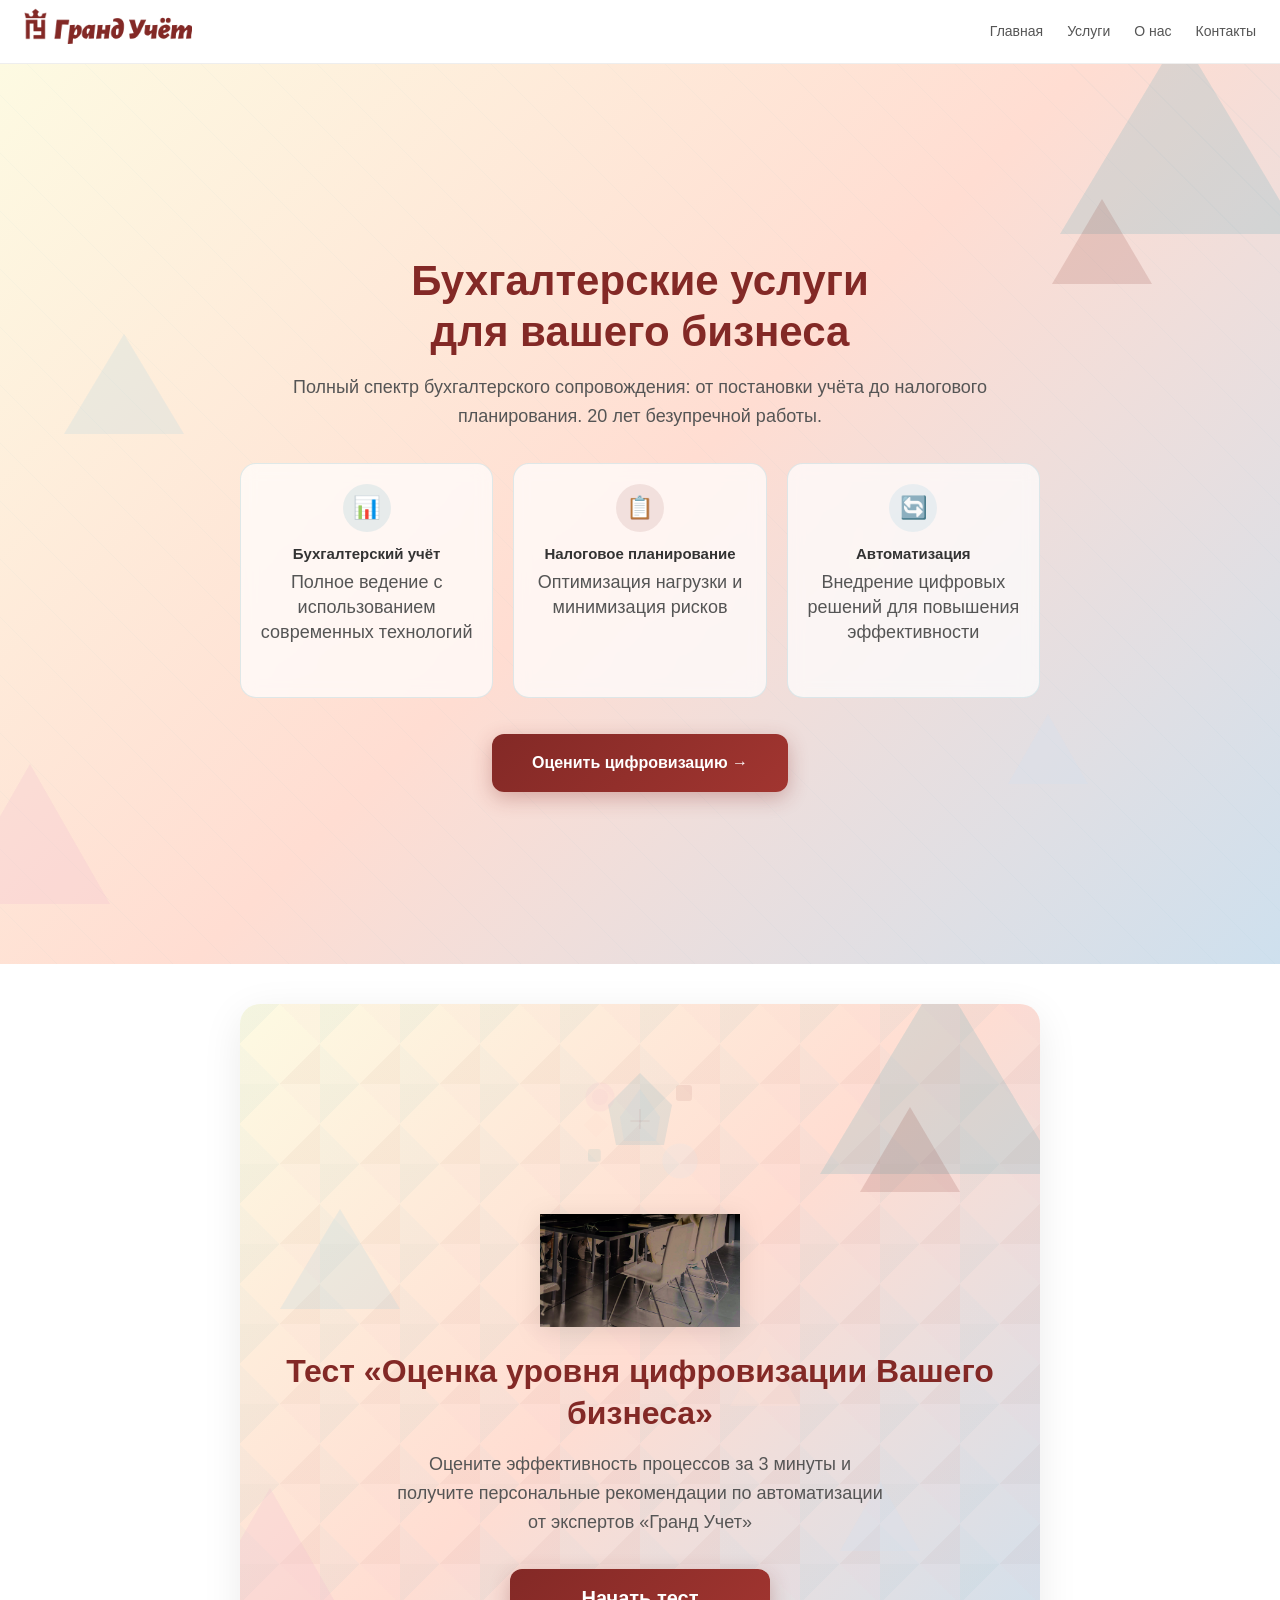
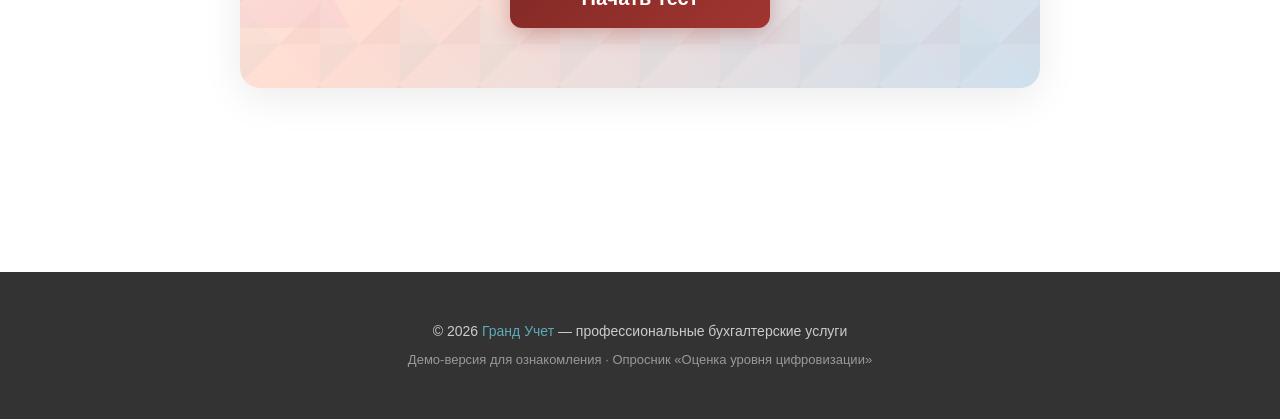
<file: index.html>
<!DOCTYPE html>
<html lang="ru">
<head>
<meta charset="UTF-8">
<meta name="viewport" content="width=device-width, initial-scale=1.0">
<title>Гранд Учет — Бухгалтерские услуги</title>
<link rel="icon" href="assets/favicon.ico">
<style>
*, *::before, *::after { box-sizing: border-box; margin: 0; padding: 0; }
html { scroll-behavior: smooth; }
body { font-family: -apple-system, BlinkMacSystemFont, 'Segoe UI', Arial, sans-serif; font-size: 16px; line-height: 1.6; color: #333; background: #fff; }

/* ШАПКА */
.site-header {
    position: fixed; top: 0; left: 0; right: 0; z-index: 1000;
    background: #fff; border-bottom: 1px solid #eee;
    padding: 0 24px; height: 64px;
    display: flex; align-items: center; justify-content: space-between;
}
.site-logo { font-size: 22px; font-weight: 700; color: #832926; text-decoration: none; }
.site-logo span { color: #60A9B9; }
.site-nav { display: flex; gap: 24px; }
.site-nav a { color: #555; text-decoration: none; font-size: 14px; font-weight: 500; transition: color 0.2s; }
.site-nav a:hover, .site-nav a.active { color: #832926; }

/* ========== БРЕНДОВАЯ АНИМАЦИЯ ========== */
@keyframes tri-flow-1 {
    0% { transform: rotate(15deg) translate(0, 0); opacity: 0.4; }
    25% { transform: rotate(5deg) translate(-40px, 30px); opacity: 0.8; }
    50% { transform: rotate(-10deg) translate(-80px, -20px); opacity: 0.3; }
    75% { transform: rotate(10deg) translate(-20px, 50px); opacity: 0.7; }
    100% { transform: rotate(15deg) translate(0, 0); opacity: 0.4; }
}
@keyframes tri-flow-2 {
    0% { transform: rotate(-20deg) translate(0, 0); opacity: 0.5; }
    25% { transform: rotate(-5deg) translate(50px, -30px); opacity: 0.9; }
    50% { transform: rotate(15deg) translate(90px, 20px); opacity: 0.4; }
    75% { transform: rotate(-10deg) translate(30px, -40px); opacity: 0.8; }
    100% { transform: rotate(-20deg) translate(0, 0); opacity: 0.5; }
}
@keyframes tri-flow-3 {
    0% { transform: rotate(45deg) translate(0, 0); opacity: 0.3; }
    33% { transform: rotate(30deg) translate(30px, -40px); opacity: 0.7; }
    66% { transform: rotate(60deg) translate(-30px, 20px); opacity: 0.5; }
    100% { transform: rotate(45deg) translate(0, 0); opacity: 0.3; }
}
.hero-triangle {
    position: absolute;
    pointer-events: none;
    z-index: 0;
}
.hero-triangle-1 {
    top: -30px; right: -20px;
    width: 0; height: 0;
    border-left: 120px solid transparent;
    border-right: 120px solid transparent;
    border-bottom: 200px solid rgba(96, 169, 185, 0.2);
    animation: tri-flow-1 20s ease-in-out infinite;
}
.hero-triangle-2 {
    bottom: 60px; left: -50px;
    width: 0; height: 0;
    border-left: 80px solid transparent;
    border-right: 80px solid transparent;
    border-bottom: 140px solid rgba(239, 187, 207, 0.25);
    animation: tri-flow-2 25s ease-in-out infinite;
}
.hero-triangle-3 {
    top: 30%; left: 5%;
    width: 0; height: 0;
    border-left: 60px solid transparent;
    border-right: 60px solid transparent;
    border-bottom: 100px solid rgba(155, 205, 224, 0.18);
    animation: tri-flow-3 22s ease-in-out infinite 3s;
}
.hero-triangle-4 {
    top: 15%; right: 10%;
    width: 0; height: 0;
    border-left: 50px solid transparent;
    border-right: 50px solid transparent;
    border-bottom: 85px solid rgba(131, 41, 38, 0.15);
    animation: tri-flow-1 18s ease-in-out infinite 1s;
}
.hero-triangle-5 {
    bottom: 20%; right: 15%;
    width: 0; height: 0;
    border-left: 40px solid transparent;
    border-right: 40px solid transparent;
    border-bottom: 70px solid rgba(206, 224, 238, 0.25);
    animation: tri-flow-2 28s ease-in-out infinite 5s;
}
.hero-triangle-6 {
    top: 50%; right: 30%;
    width: 0; height: 0;
    border-left: 35px solid transparent;
    border-right: 35px solid transparent;
    border-bottom: 60px solid rgba(255, 221, 210, 0.25);
    animation: tri-flow-3 16s ease-in-out infinite 2s;
}

/* HERO */
.hero {
    margin-top: 64px; min-height: 100vh;
    display: flex; flex-direction: column; align-items: center; justify-content: center;
    background: linear-gradient(135deg, #FDFAE2 0%, #FFDDD2 50%, #CEE0EE 100%);
    padding: 80px 24px 60px;
    text-align: center;
    position: relative; overflow: hidden;
}
.hero::before {
    content: ''; position: absolute; inset: 0;
    background: repeating-linear-gradient(45deg, transparent, transparent 40px, rgba(96,169,185,0.04) 40px, rgba(96,169,185,0.04) 41px);
}
.hero-content { position: relative; z-index: 1; max-width: 800px; }
.hero h1 { font-size: 42px; font-weight: 700; color: #832926; margin-bottom: 12px; line-height: 1.15; }
.hero p { font-size: 18px; color: #555; margin-bottom: 20px; }

/* ПРЕИМУЩЕСТВА НА СТАРТОВОЙ */
.hero-benefits {
    display: flex;
    gap: 20px;
    max-width: 800px;
    margin: 28px auto 36px;
    position: relative; z-index: 1;
}
.hero-benefit {
    flex: 1;
    background: rgba(255,255,255,0.7);
    backdrop-filter: blur(8px);
    -webkit-backdrop-filter: blur(8px);
    border: 1px solid rgba(96,169,185,0.2);
    border-radius: 16px;
    padding: 20px 16px;
    text-align: center;
    transition: transform 0.3s, box-shadow 0.3s;
}
.hero-benefit:hover {
    transform: translateY(-4px);
    box-shadow: 0 12px 32px rgba(131,41,38,0.08);
}
.hero-benefit-icon {
    width: 48px; height: 48px;
    border-radius: 50%;
    display: inline-flex; align-items: center; justify-content: center;
    font-size: 22px;
    margin-bottom: 10px;
}
.hero-benefit:nth-child(1) .hero-benefit-icon { background: rgba(96,169,185,0.15); }
.hero-benefit:nth-child(2) .hero-benefit-icon { background: rgba(131,41,38,0.1); }
.hero-benefit:nth-child(3) .hero-benefit-icon { background: rgba(155,205,224,0.2); }
.hero-benefit h3 { font-size: 15px; font-weight: 600; color: #333; margin-bottom: 4px; }
.hero-benefit p { font-size: 13px; color: #666; margin: 0; line-height: 1.4; }

.hero-btn {
    display: inline-flex; align-items: center; gap: 8px;
    padding: 16px 40px; min-height: 56px;
    font-size: 16px; font-weight: 700; color: #fff;
    background: linear-gradient(135deg, #832926 0%, #a13530 100%);
    border: none; border-radius: 12px; cursor: pointer;
    box-shadow: 0 6px 20px rgba(131,41,38,0.3);
    transition: transform 0.2s, box-shadow 0.2s;
    text-decoration: none;
    position: relative; z-index: 1;
}
.hero-btn:hover { transform: translateY(-2px); box-shadow: 0 10px 30px rgba(131,41,38,0.4); }

@media (max-width: 768px) {
    .hero h1 { font-size: 28px; }
    .hero p { font-size: 16px; }
    .hero { min-height: auto; padding: 100px 20px 60px; }
    .hero-benefits { flex-direction: column; gap: 12px; }
    .hero-benefit { padding: 16px; }
}
.hero h1 { font-size: 42px; font-weight: 700; color: #832926; margin-bottom: 16px; line-height: 1.2; }
.hero p { font-size: 18px; color: #555; margin-bottom: 32px; }
.hero-btn {
    display: inline-flex; align-items: center; gap: 8px;
    padding: 16px 40px; min-height: 56px;
    font-size: 16px; font-weight: 700; color: #fff;
    background: linear-gradient(135deg, #832926 0%, #a13530 100%);
    border: none; border-radius: 12px; cursor: pointer;
    box-shadow: 0 6px 20px rgba(131,41,38,0.3);
    transition: transform 0.2s, box-shadow 0.2s;
    text-decoration: none;
}
.hero-btn:hover { transform: translateY(-2px); box-shadow: 0 10px 30px rgba(131,41,38,0.4); }

/* УСЛУГИ */


/* КВИЗ */
.quiz-section { background: #fff; padding: 0; }

/* ФУТЕР */
.site-footer { padding: 48px 24px; background: #333; color: #ccc; text-align: center; font-size: 14px; }
.site-footer a { color: #60A9B9; text-decoration: none; }
.site-footer a:hover { text-decoration: underline; }

@media (max-width: 768px) {
    .hero h1 { font-size: 28px; }
    .hero p { font-size: 16px; }
    .hero { min-height: 60vh; padding: 40px 20px; }
    .site-nav { gap: 12px; }
    .site-nav a { font-size: 12px; }

}
</style>
</head>
<body>

<!-- ШАПКА -->
<header class="site-header">
    <a href="#" class="site-logo"><img src="assets/logo-granduchet.png" alt="Гранд Учет" style="height:36px;width:auto;"></a>
    <nav class="site-nav">
        <a href="#">Главная</a>
        <a href="#">Услуги</a>
        <a href="#">О нас</a>
        <a href="#">Контакты</a>
    </nav>
</header>

<!-- 1-й ЭКРАН: HERO -->
<section class="hero">
    <!-- Брендовые треугольники с анимацией -->
    <div class="hero-triangle hero-triangle-1"></div>
    <div class="hero-triangle hero-triangle-2"></div>
    <div class="hero-triangle hero-triangle-3"></div>
    <div class="hero-triangle hero-triangle-4"></div>
    <div class="hero-triangle hero-triangle-5"></div>
    <div class="hero-triangle hero-triangle-6"></div>

    <div class="hero-content">
        <h1>Бухгалтерские услуги<br>для вашего бизнеса</h1>
        <p>Полный спектр бухгалтерского сопровождения: от постановки учёта до налогового планирования. 20 лет безупречной работы.</p>

        <div class="hero-benefits">
            <div class="hero-benefit">
                <div class="hero-benefit-icon">📊</div>
                <h3>Бухгалтерский учёт</h3>
                <p>Полное ведение с использованием современных технологий</p>
            </div>
            <div class="hero-benefit">
                <div class="hero-benefit-icon">📋</div>
                <h3>Налоговое планирование</h3>
                <p>Оптимизация нагрузки и минимизация рисков</p>
            </div>
            <div class="hero-benefit">
                <div class="hero-benefit-icon">🔄</div>
                <h3>Автоматизация</h3>
                <p>Внедрение цифровых решений для повышения эффективности</p>
            </div>
        </div>

        <a href="#quiz-section" class="hero-btn">Оценить цифровизацию →</a>
    </div>
</section>

<!-- 2-й ЭКРАН: КВИЗ -->
<section id="quiz-section" class="quiz-section">
    <iframe src="quiz.html" style="width:100%;border:none;min-height:100vh;" id="quiz-frame"></iframe>
</section>

<!-- ФУТЕР -->
<footer class="site-footer">
    <p>© 2026 <a href="#">Гранд Учет</a> — профессиональные бухгалтерские услуги</p>
    <p style="margin-top:8px;color:#999;font-size:13px;">Демо-версия для ознакомления · Опросник «Оценка уровня цифровизации»</p>
</footer>

<!-- Автоподстройка высоты iframe -->
<script>
(function() {
    var frame = document.getElementById('quiz-frame');
    if (!frame) return;
    function resize() {
        try {
            var doc = frame.contentDocument || frame.contentWindow.document;
            var h = doc.documentElement.scrollHeight || doc.body.scrollHeight;
            frame.style.minHeight = Math.max(h, 600) + 'px';
        } catch(e) {}
    }
    frame.onload = resize;
    window.addEventListener('resize', resize);
    // Повтор через 1с и 3с (для динамической высоты квиза)
    setTimeout(resize, 1000);
    setTimeout(resize, 3000);
})();
</script>
</body>
</html>
</file>
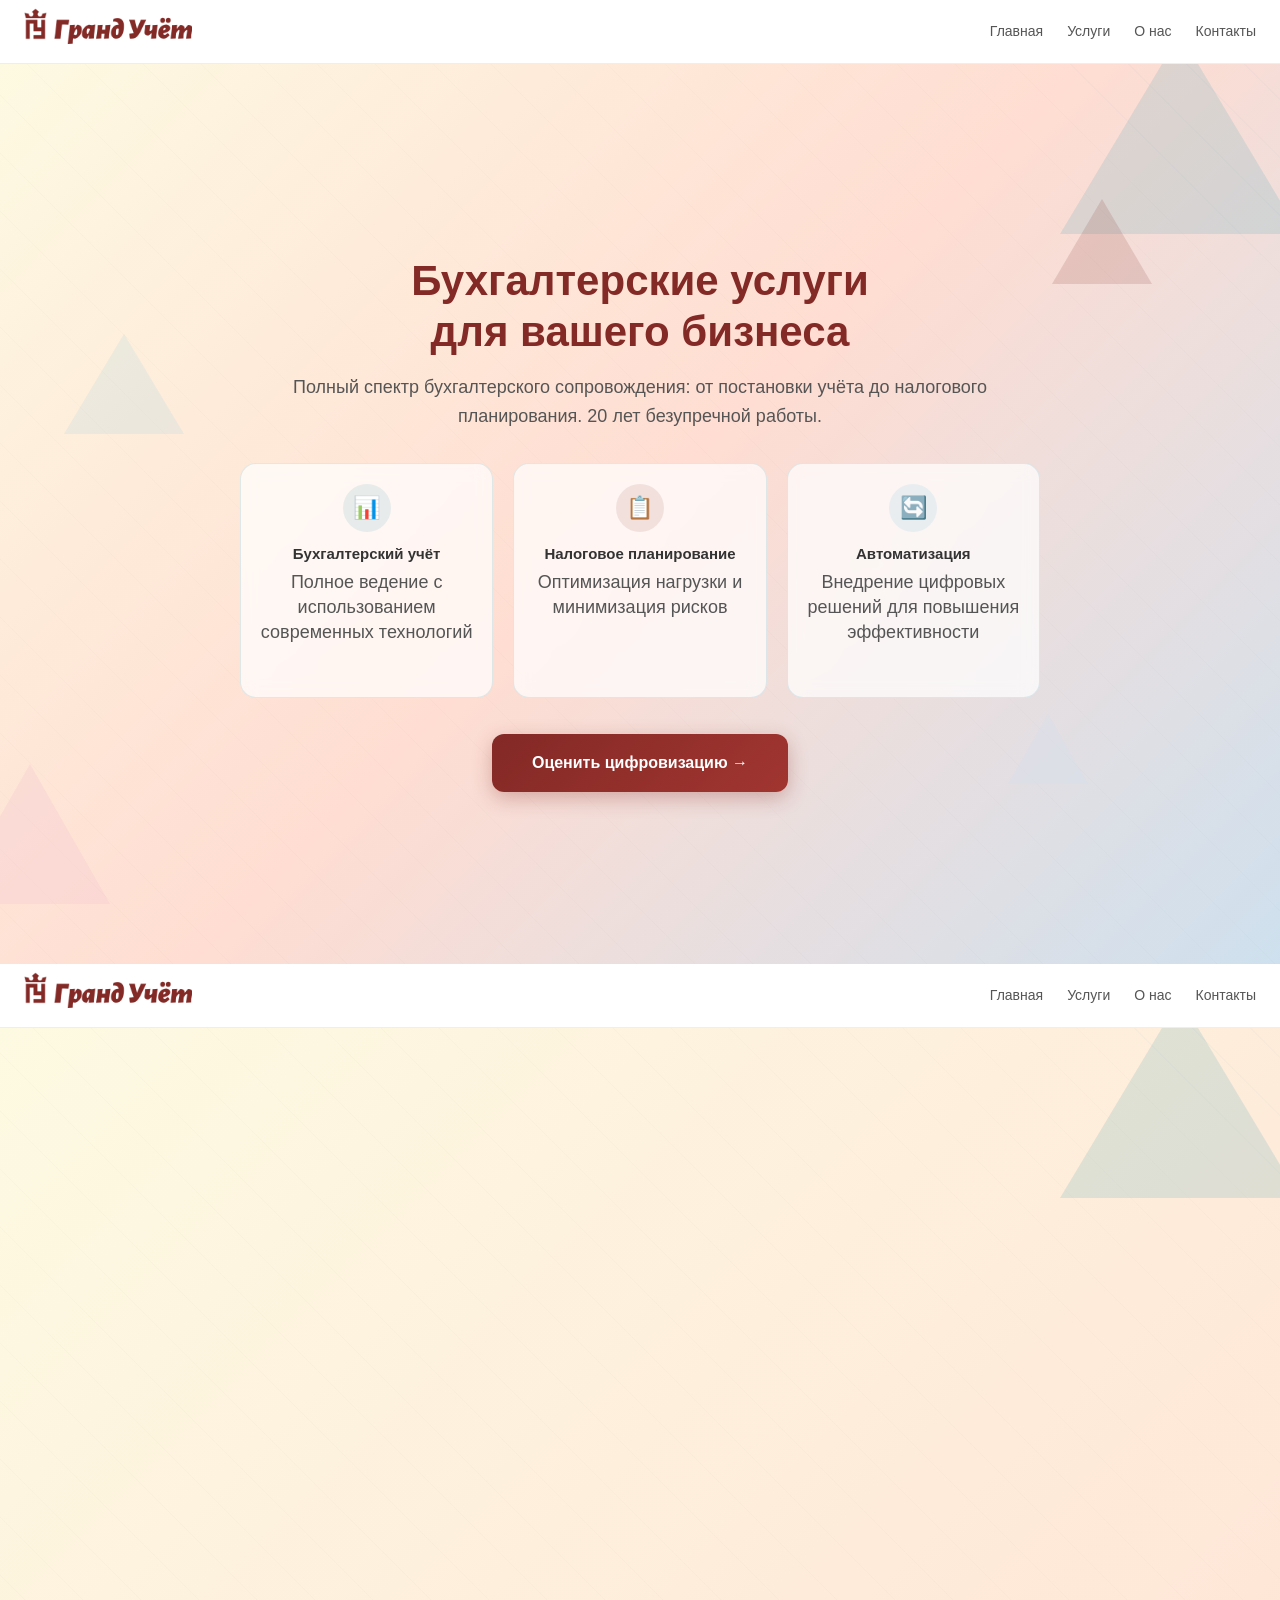
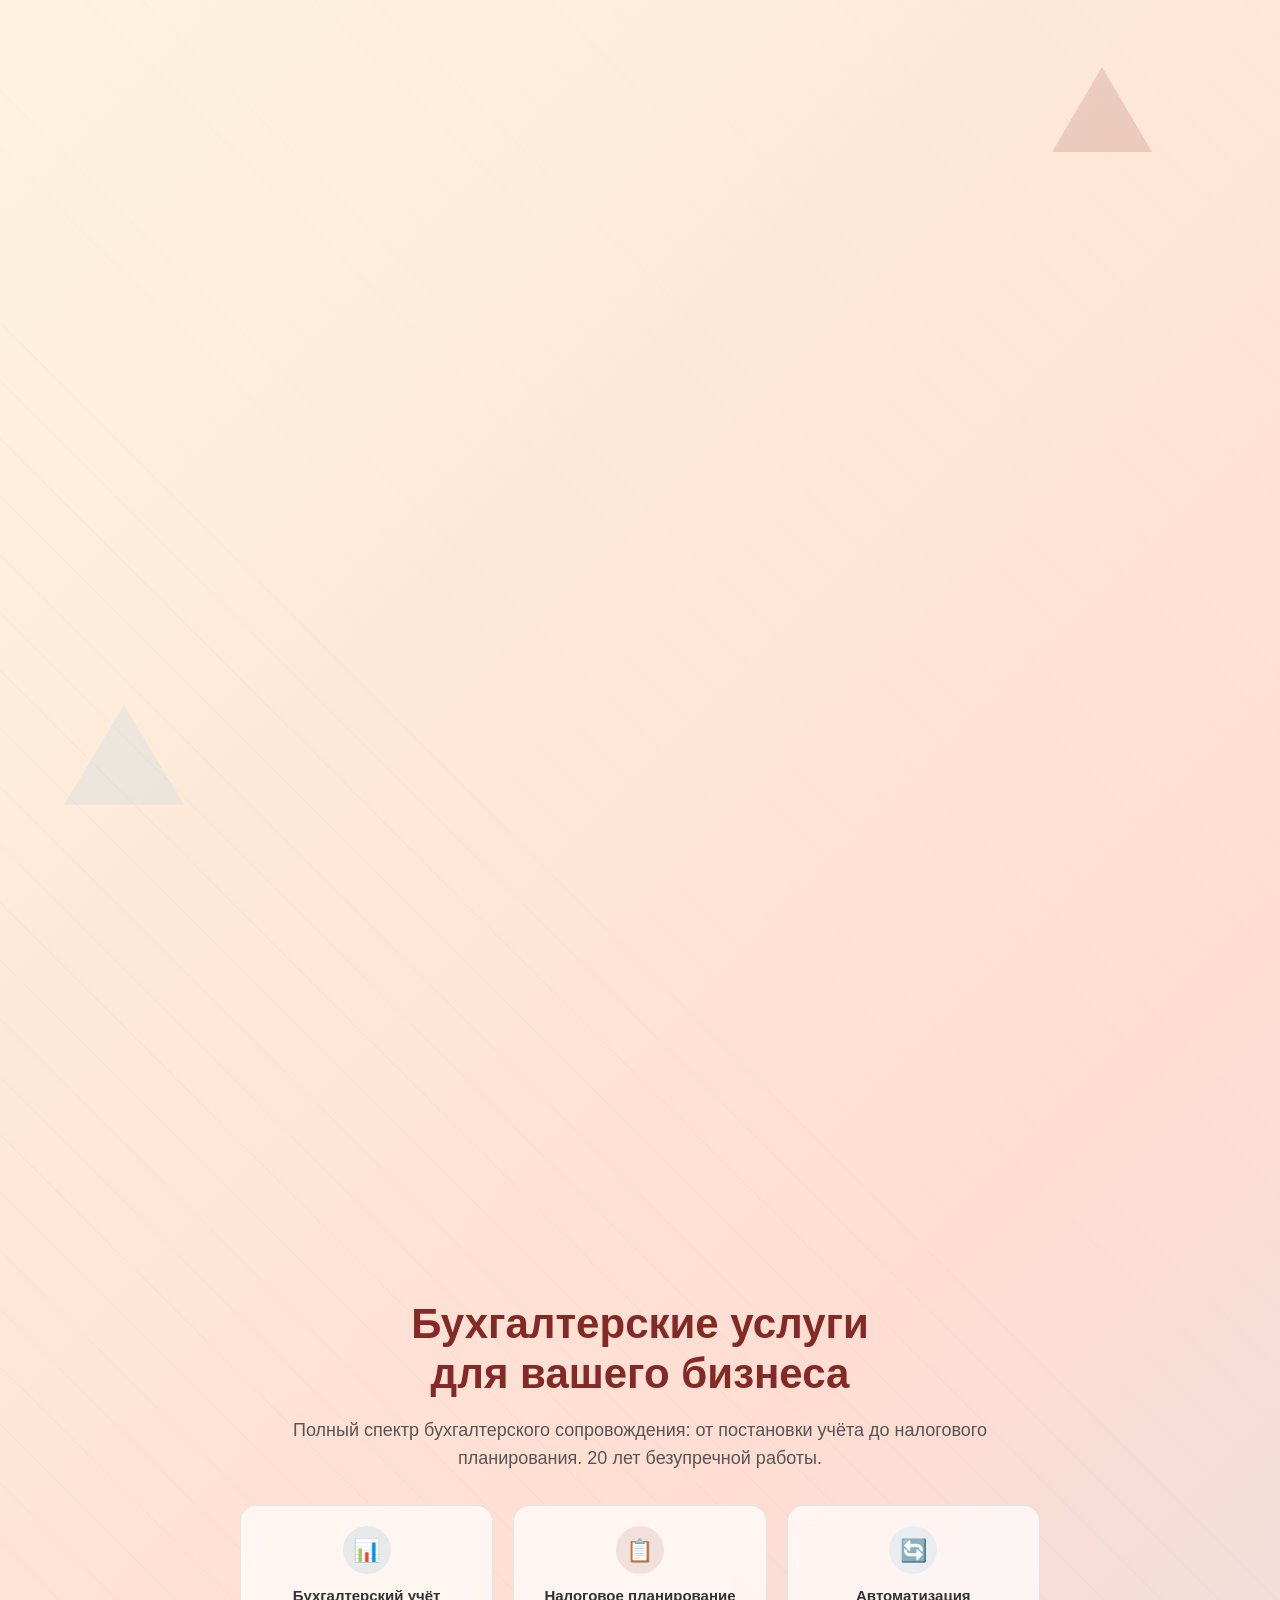
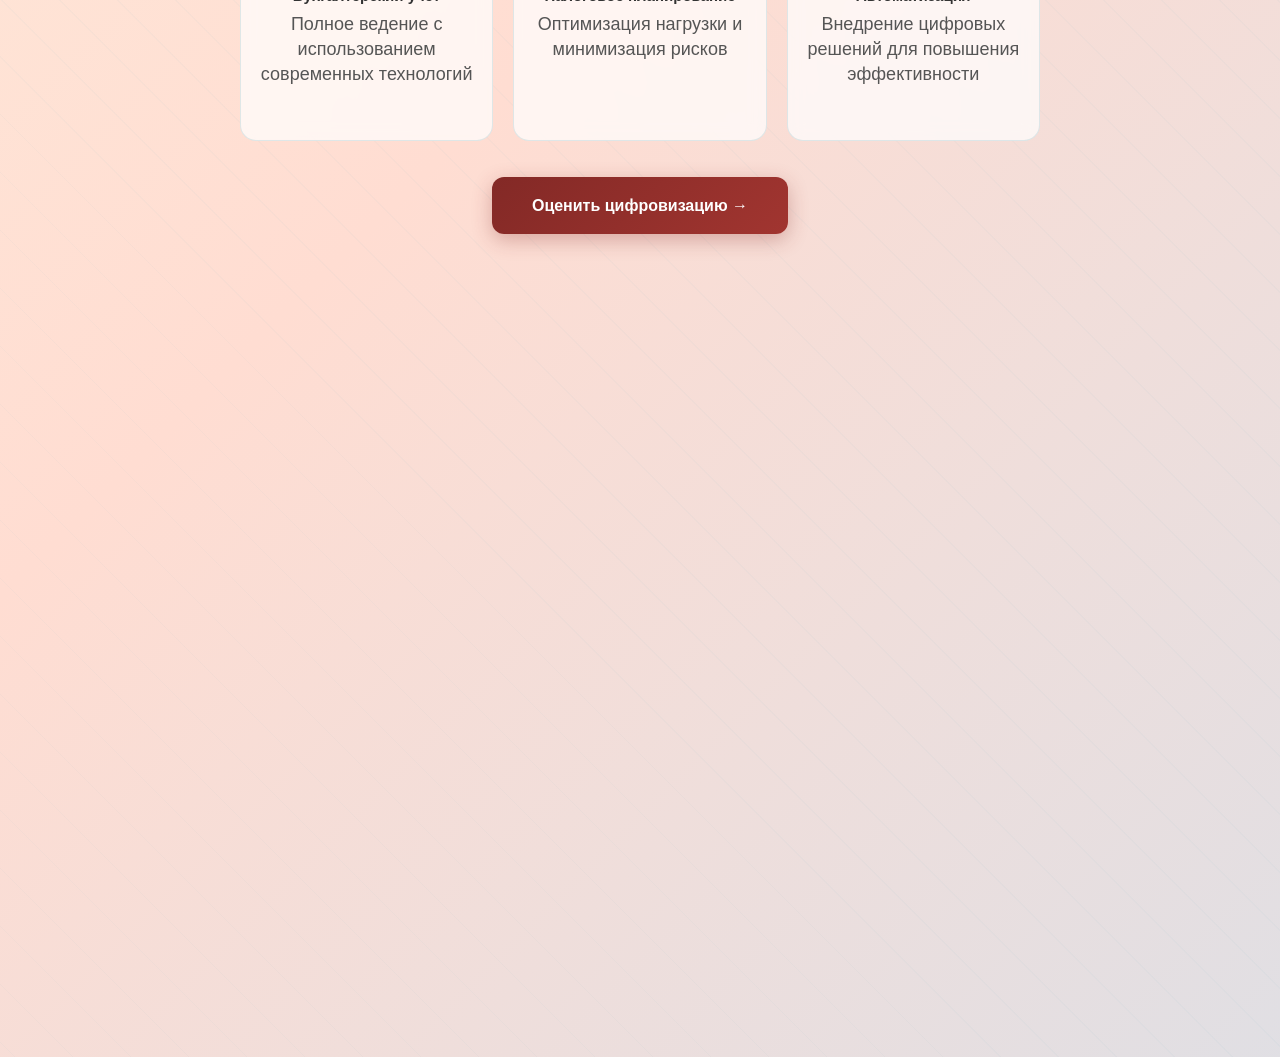
<file: demo-site.html>
<!DOCTYPE html>
<html lang="ru">
<head>
<meta charset="UTF-8">
<meta name="viewport" content="width=device-width, initial-scale=1.0">
<title>Гранд Учет — Бухгалтерские услуги</title>
<link rel="icon" href="assets/favicon.ico">
<style>
*, *::before, *::after { box-sizing: border-box; margin: 0; padding: 0; }
html { scroll-behavior: smooth; }
body { font-family: -apple-system, BlinkMacSystemFont, 'Segoe UI', Arial, sans-serif; font-size: 16px; line-height: 1.6; color: #333; background: #fff; }

/* ШАПКА */
.site-header {
    position: fixed; top: 0; left: 0; right: 0; z-index: 1000;
    background: #fff; border-bottom: 1px solid #eee;
    padding: 0 24px; height: 64px;
    display: flex; align-items: center; justify-content: space-between;
}
.site-logo { font-size: 22px; font-weight: 700; color: #832926; text-decoration: none; }
.site-logo span { color: #60A9B9; }
.site-nav { display: flex; gap: 24px; }
.site-nav a { color: #555; text-decoration: none; font-size: 14px; font-weight: 500; transition: color 0.2s; }
.site-nav a:hover, .site-nav a.active { color: #832926; }

/* ========== БРЕНДОВАЯ АНИМАЦИЯ ========== */
@keyframes tri-flow-1 {
    0% { transform: rotate(15deg) translate(0, 0); opacity: 0.4; }
    25% { transform: rotate(5deg) translate(-40px, 30px); opacity: 0.8; }
    50% { transform: rotate(-10deg) translate(-80px, -20px); opacity: 0.3; }
    75% { transform: rotate(10deg) translate(-20px, 50px); opacity: 0.7; }
    100% { transform: rotate(15deg) translate(0, 0); opacity: 0.4; }
}
@keyframes tri-flow-2 {
    0% { transform: rotate(-20deg) translate(0, 0); opacity: 0.5; }
    25% { transform: rotate(-5deg) translate(50px, -30px); opacity: 0.9; }
    50% { transform: rotate(15deg) translate(90px, 20px); opacity: 0.4; }
    75% { transform: rotate(-10deg) translate(30px, -40px); opacity: 0.8; }
    100% { transform: rotate(-20deg) translate(0, 0); opacity: 0.5; }
}
@keyframes tri-flow-3 {
    0% { transform: rotate(45deg) translate(0, 0); opacity: 0.3; }
    33% { transform: rotate(30deg) translate(30px, -40px); opacity: 0.7; }
    66% { transform: rotate(60deg) translate(-30px, 20px); opacity: 0.5; }
    100% { transform: rotate(45deg) translate(0, 0); opacity: 0.3; }
}
.hero-triangle {
    position: absolute;
    pointer-events: none;
    z-index: 0;
}
.hero-triangle-1 {
    top: -30px; right: -20px;
    width: 0; height: 0;
    border-left: 120px solid transparent;
    border-right: 120px solid transparent;
    border-bottom: 200px solid rgba(96, 169, 185, 0.2);
    animation: tri-flow-1 20s ease-in-out infinite;
}
.hero-triangle-2 {
    bottom: 60px; left: -50px;
    width: 0; height: 0;
    border-left: 80px solid transparent;
    border-right: 80px solid transparent;
    border-bottom: 140px solid rgba(239, 187, 207, 0.25);
    animation: tri-flow-2 25s ease-in-out infinite;
}
.hero-triangle-3 {
    top: 30%; left: 5%;
    width: 0; height: 0;
    border-left: 60px solid transparent;
    border-right: 60px solid transparent;
    border-bottom: 100px solid rgba(155, 205, 224, 0.18);
    animation: tri-flow-3 22s ease-in-out infinite 3s;
}
.hero-triangle-4 {
    top: 15%; right: 10%;
    width: 0; height: 0;
    border-left: 50px solid transparent;
    border-right: 50px solid transparent;
    border-bottom: 85px solid rgba(131, 41, 38, 0.15);
    animation: tri-flow-1 18s ease-in-out infinite 1s;
}
.hero-triangle-5 {
    bottom: 20%; right: 15%;
    width: 0; height: 0;
    border-left: 40px solid transparent;
    border-right: 40px solid transparent;
    border-bottom: 70px solid rgba(206, 224, 238, 0.25);
    animation: tri-flow-2 28s ease-in-out infinite 5s;
}
.hero-triangle-6 {
    top: 50%; right: 30%;
    width: 0; height: 0;
    border-left: 35px solid transparent;
    border-right: 35px solid transparent;
    border-bottom: 60px solid rgba(255, 221, 210, 0.25);
    animation: tri-flow-3 16s ease-in-out infinite 2s;
}

/* HERO */
.hero {
    margin-top: 64px; min-height: 100vh;
    display: flex; flex-direction: column; align-items: center; justify-content: center;
    background: linear-gradient(135deg, #FDFAE2 0%, #FFDDD2 50%, #CEE0EE 100%);
    padding: 80px 24px 60px;
    text-align: center;
    position: relative; overflow: hidden;
}
.hero::before {
    content: ''; position: absolute; inset: 0;
    background: repeating-linear-gradient(45deg, transparent, transparent 40px, rgba(96,169,185,0.04) 40px, rgba(96,169,185,0.04) 41px);
}
.hero-content { position: relative; z-index: 1; max-width: 800px; }
.hero h1 { font-size: 42px; font-weight: 700; color: #832926; margin-bottom: 12px; line-height: 1.15; }
.hero p { font-size: 18px; color: #555; margin-bottom: 20px; }

/* ПРЕИМУЩЕСТВА НА СТАРТОВОЙ */
.hero-benefits {
    display: flex;
    gap: 20px;
    max-width: 800px;
    margin: 28px auto 36px;
    position: relative; z-index: 1;
}
.hero-benefit {
    flex: 1;
    background: rgba(255,255,255,0.7);
    backdrop-filter: blur(8px);
    -webkit-backdrop-filter: blur(8px);
    border: 1px solid rgba(96,169,185,0.2);
    border-radius: 16px;
    padding: 20px 16px;
    text-align: center;
    transition: transform 0.3s, box-shadow 0.3s;
}
.hero-benefit:hover {
    transform: translateY(-4px);
    box-shadow: 0 12px 32px rgba(131,41,38,0.08);
}
.hero-benefit-icon {
    width: 48px; height: 48px;
    border-radius: 50%;
    display: inline-flex; align-items: center; justify-content: center;
    font-size: 22px;
    margin-bottom: 10px;
}
.hero-benefit:nth-child(1) .hero-benefit-icon { background: rgba(96,169,185,0.15); }
.hero-benefit:nth-child(2) .hero-benefit-icon { background: rgba(131,41,38,0.1); }
.hero-benefit:nth-child(3) .hero-benefit-icon { background: rgba(155,205,224,0.2); }
.hero-benefit h3 { font-size: 15px; font-weight: 600; color: #333; margin-bottom: 4px; }
.hero-benefit p { font-size: 13px; color: #666; margin: 0; line-height: 1.4; }

.hero-btn {
    display: inline-flex; align-items: center; gap: 8px;
    padding: 16px 40px; min-height: 56px;
    font-size: 16px; font-weight: 700; color: #fff;
    background: linear-gradient(135deg, #832926 0%, #a13530 100%);
    border: none; border-radius: 12px; cursor: pointer;
    box-shadow: 0 6px 20px rgba(131,41,38,0.3);
    transition: transform 0.2s, box-shadow 0.2s;
    text-decoration: none;
    position: relative; z-index: 1;
}
.hero-btn:hover { transform: translateY(-2px); box-shadow: 0 10px 30px rgba(131,41,38,0.4); }

@media (max-width: 768px) {
    .hero h1 { font-size: 28px; }
    .hero p { font-size: 16px; }
    .hero { min-height: auto; padding: 100px 20px 60px; }
    .hero-benefits { flex-direction: column; gap: 12px; }
    .hero-benefit { padding: 16px; }
}
.hero h1 { font-size: 42px; font-weight: 700; color: #832926; margin-bottom: 16px; line-height: 1.2; }
.hero p { font-size: 18px; color: #555; margin-bottom: 32px; }
.hero-btn {
    display: inline-flex; align-items: center; gap: 8px;
    padding: 16px 40px; min-height: 56px;
    font-size: 16px; font-weight: 700; color: #fff;
    background: linear-gradient(135deg, #832926 0%, #a13530 100%);
    border: none; border-radius: 12px; cursor: pointer;
    box-shadow: 0 6px 20px rgba(131,41,38,0.3);
    transition: transform 0.2s, box-shadow 0.2s;
    text-decoration: none;
}
.hero-btn:hover { transform: translateY(-2px); box-shadow: 0 10px 30px rgba(131,41,38,0.4); }

/* УСЛУГИ */


/* КВИЗ */
.quiz-section { background: #fff; padding: 0; }

/* ФУТЕР */
.site-footer { padding: 48px 24px; background: #333; color: #ccc; text-align: center; font-size: 14px; }
.site-footer a { color: #60A9B9; text-decoration: none; }
.site-footer a:hover { text-decoration: underline; }

@media (max-width: 768px) {
    .hero h1 { font-size: 28px; }
    .hero p { font-size: 16px; }
    .hero { min-height: 60vh; padding: 40px 20px; }
    .site-nav { gap: 12px; }
    .site-nav a { font-size: 12px; }

}
</style>
</head>
<body>

<!-- ШАПКА -->
<header class="site-header">
    <a href="#" class="site-logo"><img src="assets/logo-granduchet.png" alt="Гранд Учет" style="height:36px;width:auto;"></a>
    <nav class="site-nav">
        <a href="#">Главная</a>
        <a href="#">Услуги</a>
        <a href="#">О нас</a>
        <a href="#">Контакты</a>
    </nav>
</header>

<!-- 1-й ЭКРАН: HERO -->
<section class="hero">
    <!-- Брендовые треугольники с анимацией -->
    <div class="hero-triangle hero-triangle-1"></div>
    <div class="hero-triangle hero-triangle-2"></div>
    <div class="hero-triangle hero-triangle-3"></div>
    <div class="hero-triangle hero-triangle-4"></div>
    <div class="hero-triangle hero-triangle-5"></div>
    <div class="hero-triangle hero-triangle-6"></div>

    <div class="hero-content">
        <h1>Бухгалтерские услуги<br>для вашего бизнеса</h1>
        <p>Полный спектр бухгалтерского сопровождения: от постановки учёта до налогового планирования. 20 лет безупречной работы.</p>

        <div class="hero-benefits">
            <div class="hero-benefit">
                <div class="hero-benefit-icon">📊</div>
                <h3>Бухгалтерский учёт</h3>
                <p>Полное ведение с использованием современных технологий</p>
            </div>
            <div class="hero-benefit">
                <div class="hero-benefit-icon">📋</div>
                <h3>Налоговое планирование</h3>
                <p>Оптимизация нагрузки и минимизация рисков</p>
            </div>
            <div class="hero-benefit">
                <div class="hero-benefit-icon">🔄</div>
                <h3>Автоматизация</h3>
                <p>Внедрение цифровых решений для повышения эффективности</p>
            </div>
        </div>

        <a href="#quiz-section" class="hero-btn">Оценить цифровизацию →</a>
    </div>
</section>

<!-- 2-й ЭКРАН: КВИЗ -->
<section id="quiz-section" class="quiz-section">
    <iframe src="index.html" style="width:100%;border:none;min-height:100vh;" id="quiz-frame"></iframe>
</section>

<!-- ФУТЕР -->
<footer class="site-footer">
    <p>© 2026 <a href="#">Гранд Учет</a> — профессиональные бухгалтерские услуги</p>
    <p style="margin-top:8px;color:#999;font-size:13px;">Демо-версия для ознакомления · Опросник «Оценка уровня цифровизации»</p>
</footer>

<!-- Автоподстройка высоты iframe -->
<script>
(function() {
    var frame = document.getElementById('quiz-frame');
    if (!frame) return;
    function resize() {
        try {
            var doc = frame.contentDocument || frame.contentWindow.document;
            var h = doc.documentElement.scrollHeight || doc.body.scrollHeight;
            frame.style.minHeight = Math.max(h, 600) + 'px';
        } catch(e) {}
    }
    frame.onload = resize;
    window.addEventListener('resize', resize);
    // Повтор через 1с и 3с (для динамической высоты квиза)
    setTimeout(resize, 1000);
    setTimeout(resize, 3000);
})();
</script>
</body>
</html>
</file>
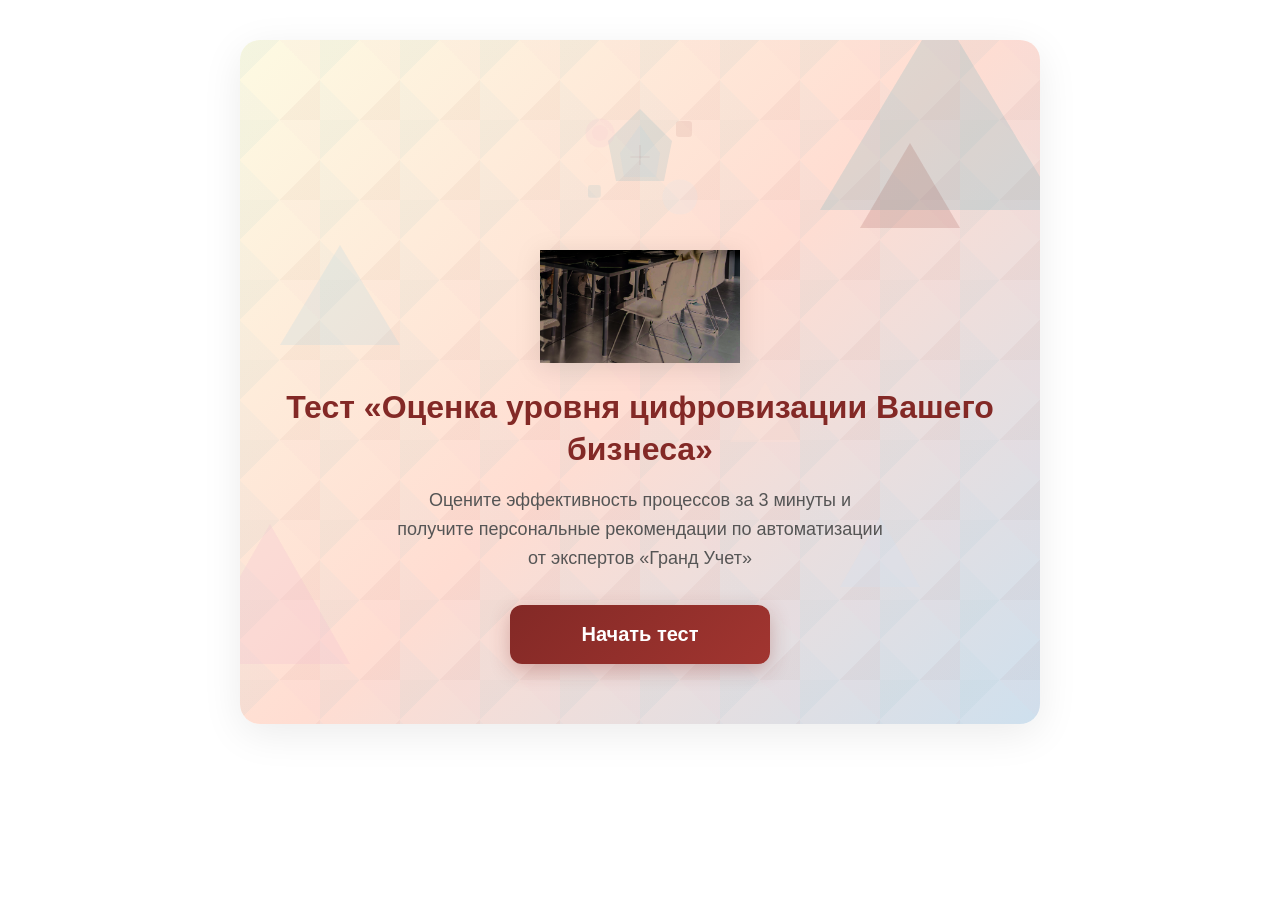
<file: granduchet-quiz-demo.html>
<!DOCTYPE html>
<html lang="ru">
<head>
<meta charset="UTF-8">
<meta name="viewport" content="width=device-width, initial-scale=1.0">
<title>Test</title>
<style>
/* ========================================
   Квиз «Оценка уровня цифровизации бизнеса»
   granduchet.ru
   Mobile-First | CSS v1.0
   ======================================== */

/* --- Reset & Base --- */
*, *::before, *::after {
    box-sizing: border-box;
    margin: 0;
    padding: 0;
}

html {
    scroll-behavior: smooth;
    -webkit-text-size-adjust: 100%;
}

body {
    font-family: 'Panton', Arial, sans-serif;
    font-size: 16px;
    line-height: 1.5;
    color: #333;
    background: #fff;
    -webkit-font-smoothing: antialiased;
    -moz-osx-font-smoothing: grayscale;
}

/* --- Quiz Container --- */
.granduchet-quiz {
    max-width: 800px;
    margin: 0 auto;
    padding: 0;
    position: relative;
    overflow: hidden;
    background: #fff;
    min-height: 100vh;
    min-height: 100dvh;
}

/* --- Font Loading --- */
@font-face {
    font-family: 'Panton';
    src: url('https://granduchet.ru/wp-content/themes/granduchet/fonts/Panton-Regular.woff2') format('woff2'),
         url('https://granduchet.ru/wp-content/themes/granduchet/fonts/Panton-Regular.woff') format('woff');
    font-weight: 400;
    font-style: normal;
    font-display: swap;
}

@font-face {
    font-family: 'Panton';
    src: url('https://granduchet.ru/wp-content/themes/granduchet/fonts/Panton-Bold.woff2') format('woff2'),
         url('https://granduchet.ru/wp-content/themes/granduchet/fonts/Panton-Bold.woff') format('woff');
    font-weight: 700;
    font-style: normal;
    font-display: swap;
}

@font-face {
    font-family: 'Panton';
    src: url('https://granduchet.ru/wp-content/themes/granduchet/fonts/Panton-SemiBold.woff2') format('woff2'),
         url('https://granduchet.ru/wp-content/themes/granduchet/fonts/Panton-SemiBold.woff') format('woff');
    font-weight: 600;
    font-style: normal;
    font-display: swap;
}

/* --- Landing Screen --- */
.quiz-landing {
    display: flex;
    flex-direction: column;
    align-items: center;
    justify-content: center;
    min-height: 100vh;
    min-height: 100dvh;
    padding: 40px 20px;
    background: linear-gradient(135deg, #FDFAE2 0%, #FFDDD2 50%, #CEE0EE 100%);
    position: relative;
    overflow: hidden;
}

.quiz-landing::before {
    content: '';
    position: absolute;
    top: 0;
    left: 0;
    width: 100%;
    height: 100%;
    pointer-events: none;
    z-index: 0;
    background-image: 
        linear-gradient(135deg, rgba(96,169,185,0.06) 25%, transparent 25%),
        linear-gradient(225deg, rgba(239,187,207,0.06) 25%, transparent 25%),
        linear-gradient(315deg, rgba(131,41,38,0.04) 25%, transparent 25%),
        linear-gradient(45deg, rgba(155,205,224,0.06) 25%, transparent 25%);
    background-size: 80px 80px;
    animation: pattern-drift 30s linear infinite;
}

/* Треугольный паттерн */
.quiz-landing-triangle {
    position: absolute;
    pointer-events: none;
    z-index: 0;
}

.quiz-landing-triangle-1 {
    top: -30px;
    right: -20px;
    width: 0;
    height: 0;
    border-left: 120px solid transparent;
    border-right: 120px solid transparent;
    border-bottom: 200px solid rgba(96, 169, 185, 0.2);
    animation: tri-flow-1 20s ease-in-out infinite;
}

.quiz-landing-triangle-2 {
    bottom: 60px;
    left: -50px;
    width: 0;
    height: 0;
    border-left: 80px solid transparent;
    border-right: 80px solid transparent;
    border-bottom: 140px solid rgba(239, 187, 207, 0.25);
    animation: tri-flow-2 25s ease-in-out infinite;
}

.quiz-landing-triangle-3 {
    top: 30%;
    left: 5%;
    width: 0;
    height: 0;
    border-left: 60px solid transparent;
    border-right: 60px solid transparent;
    border-bottom: 100px solid rgba(155, 205, 224, 0.18);
    animation: tri-flow-3 22s ease-in-out infinite 3s;
}

.quiz-landing-triangle-4 {
    top: 15%;
    right: 10%;
    width: 0;
    height: 0;
    border-left: 50px solid transparent;
    border-right: 50px solid transparent;
    border-bottom: 85px solid rgba(131, 41, 38, 0.15);
    animation: tri-flow-1 18s ease-in-out infinite 1s;
}

.quiz-landing-triangle-5 {
    bottom: 20%;
    right: 15%;
    width: 0;
    height: 0;
    border-left: 40px solid transparent;
    border-right: 40px solid transparent;
    border-bottom: 70px solid rgba(206, 224, 238, 0.25);
    animation: tri-flow-2 28s ease-in-out infinite 5s;
}

.quiz-landing-triangle-6 {
    top: 50%;
    right: 30%;
    width: 0;
    height: 0;
    border-left: 35px solid transparent;
    border-right: 35px solid transparent;
    border-bottom: 60px solid rgba(255, 221, 210, 0.25);
    animation: tri-flow-3 16s ease-in-out infinite 2s;
}

@keyframes tri-flow-1 {
    0% { transform: rotate(15deg) translate(0, 0); opacity: 0.4; }
    25% { transform: rotate(5deg) translate(-40px, 30px); opacity: 0.8; }
    50% { transform: rotate(-10deg) translate(-80px, -20px); opacity: 0.3; }
    75% { transform: rotate(10deg) translate(-20px, 50px); opacity: 0.7; }
    100% { transform: rotate(15deg) translate(0, 0); opacity: 0.4; }
}

@keyframes tri-flow-2 {
    0% { transform: rotate(-20deg) translate(0, 0); opacity: 0.5; }
    25% { transform: rotate(-5deg) translate(50px, -30px); opacity: 0.9; }
    50% { transform: rotate(15deg) translate(90px, 20px); opacity: 0.4; }
    75% { transform: rotate(-10deg) translate(30px, -40px); opacity: 0.8; }
    100% { transform: rotate(-20deg) translate(0, 0); opacity: 0.5; }
}

@keyframes tri-flow-3 {
    0% { transform: rotate(45deg) translate(0, 0); opacity: 0.3; }
    33% { transform: rotate(30deg) translate(30px, -40px); opacity: 0.7; }
    66% { transform: rotate(60deg) translate(-30px, 20px); opacity: 0.5; }
    100% { transform: rotate(45deg) translate(0, 0); opacity: 0.3; }
}

@keyframes pattern-drift {
    0% { transform: rotate(0deg); }
    100% { transform: rotate(360deg); }
}

.quiz-landing-illustration {
    width: 160px;
    height: 130px;
    margin-bottom: 20px;
    position: relative;
    z-index: 1;
}

.quiz-landing-logo {
    max-width: 200px;
    height: auto;
    margin-bottom: 24px;
    position: relative;
    z-index: 1;
    filter: drop-shadow(0 4px 12px rgba(0,0,0,0.1));
}

.quiz-landing h1 {
    font-size: 24px;
    font-weight: 700;
    color: #832926;
    text-align: center;
    margin-bottom: 16px;
    position: relative;
    z-index: 1;
    line-height: 1.3;
}

.quiz-landing p {
    font-size: 16px;
    color: #555;
    text-align: center;
    max-width: 500px;
    margin-bottom: 32px;
    position: relative;
    z-index: 1;
    line-height: 1.6;
}

.quiz-btn-start {
    display: inline-flex;
    align-items: center;
    justify-content: center;
    padding: 16px 40px;
    min-height: 56px;
    min-width: 220px;
    font-family: 'Panton', Arial, sans-serif;
    font-size: 18px;
    font-weight: 700;
    color: #fff;
    background: linear-gradient(135deg, #832926 0%, #a13530 100%);
    border: none;
    border-radius: 12px;
    cursor: pointer;
    transition: transform 0.2s, box-shadow 0.2s;
    position: relative;
    z-index: 1;
    box-shadow: 0 6px 20px rgba(131,41,38,0.3);
    text-decoration: none;
}

.quiz-btn-start:hover {
    transform: translateY(-2px);
    box-shadow: 0 10px 30px rgba(131,41,38,0.4);
}

.quiz-btn-start:active {
    transform: translateY(0);
}

.quiz-btn-start:focus-visible {
    outline: 3px solid #832926;
    outline-offset: 3px;
}



/* --- Quiz Screens (Blocks) --- */
.quiz-screen {
    display: none;
    padding: 24px 20px 100px;
    min-height: calc(100vh - 56px);
    min-height: calc(100dvh - 56px);
    box-sizing: border-box;
    position: relative;
}

.quiz-question:only-child {
    max-height: calc(100vh - 180px);
    max-height: calc(100dvh - 180px);
    overflow-y: auto;
}

.quiz-screen.active {
    display: flex;
    flex-direction: column;
    justify-content: flex-start;
    padding-top: 24px;
}

.quiz-screen.slide-left {
    animation: slideLeft 0.3s ease forwards;
}

.quiz-screen.slide-right {
    animation: slideRight 0.3s ease forwards;
}

@keyframes fadeSlideIn {
    from {
        opacity: 0;
        transform: translateX(30px);
    }
    to {
        opacity: 1;
        transform: translateX(0);
    }
}

@keyframes fadeSlideOut {
    from {
        opacity: 1;
        transform: translateX(0);
    }
    to {
        opacity: 0;
        transform: translateX(-30px);
    }
}

@keyframes slideLeft {
    from {
        opacity: 1;
        transform: translateX(0);
    }
    to {
        opacity: 0;
        transform: translateX(-30px);
    }
}

@keyframes slideRight {
    from {
        opacity: 1;
        transform: translateX(0);
    }
    to {
        opacity: 0;
        transform: translateX(30px);
    }
}

/* --- Block Header --- */
.quiz-block-header {
    margin-bottom: 24px;
    padding-bottom: 16px;
    border-bottom: 2px solid #CEE0EE;
}

.quiz-block-number {
    font-size: 13px;
    font-weight: 600;
    color: #60A9B9;
    text-transform: uppercase;
    letter-spacing: 1px;
    margin-bottom: 6px;
}

.quiz-block-title {
    font-size: 20px;
    font-weight: 700;
    color: #832926;
    line-height: 1.3;
}

/* --- Info Banner (SEO Tips) --- */
.quiz-info-banner {
    display: flex;
    align-items: flex-start;
    gap: 12px;
    padding: 14px 16px;
    margin-bottom: 20px;
    background: #FDFAE2;
    border-left: 4px solid #832926;
    border-radius: 0 8px 8px 0;
    font-size: 14px;
    color: #555;
    line-height: 1.5;
    position: relative;
    animation: bannerSlide 0.4s ease;
}

@keyframes bannerSlide {
    from {
        opacity: 0;
        transform: translateY(-10px);
    }
    to {
        opacity: 1;
        transform: translateY(0);
    }
}

.quiz-info-banner-icon {
    flex-shrink: 0;
    width: 24px;
    height: 24px;
    display: flex;
    align-items: center;
    justify-content: center;
    background: #832926;
    color: #fff;
    border-radius: 50%;
    font-size: 14px;
    font-weight: 700;
    margin-top: 1px;
}

.quiz-info-banner-close {
    flex-shrink: 0;
    width: 28px;
    height: 28px;
    display: flex;
    align-items: center;
    justify-content: center;
    background: none;
    border: none;
    cursor: pointer;
    font-size: 18px;
    color: #999;
    transition: color 0.2s;
    margin-left: auto;
    position: absolute;
    top: 10px;
    right: 10px;
    min-width: 28px;
    min-height: 28px;
}

.quiz-info-banner-close:hover {
    color: #832926;
}

.quiz-info-banner-text {
    flex: 1;
    padding-right: 28px;
}

/* --- Questions --- */
.quiz-questions {
    display: flex;
    flex-direction: column;
    gap: 20px;
}

.quiz-question {
    background: #fff;
    border: 1px solid #E8E8E8;
    border-radius: 12px;
    padding: 20px;
    transition: border-color 0.2s, box-shadow 0.2s;
}

.quiz-question.answered {
    border-color: #60A9B9;
    background: #f8fcfe;
}

.quiz-question-text {
    font-size: 16px;
    font-weight: 600;
    color: #333;
    margin-bottom: 14px;
    line-height: 1.4;
}

/* --- Options (Radio Buttons) --- */
.quiz-options {
    display: flex;
    flex-direction: column;
    gap: 8px;
}

.quiz-option {
    display: flex;
    align-items: center;
    gap: 12px;
    padding: 12px 16px;
    border: 1px solid #E0E0E0;
    border-radius: 10px;
    cursor: pointer;
    transition: all 0.2s;
    font-size: 15px;
    color: #444;
    user-select: none;
    -webkit-tap-highlight-color: transparent;
}

.quiz-option:hover {
    border-color: #9BCDE0;
    background: #f0f7fb;
}

.quiz-option.selected {
    border-color: #832926;
    background: #FDFAE2;
    color: #333;
    font-weight: 600;
}

.quiz-option input[type="radio"] {
    display: none;
}

.quiz-option-radio {
    width: 22px;
    height: 22px;
    border: 2px solid #C0C0C0;
    border-radius: 50%;
    flex-shrink: 0;
    position: relative;
    transition: all 0.2s;
}

.quiz-option.selected .quiz-option-radio {
    border-color: #832926;
    background: #832926;
}

.quiz-option.selected .quiz-option-radio::after {
    content: '';
    position: absolute;
    top: 50%;
    left: 50%;
    transform: translate(-50%, -50%);
    width: 10px;
    height: 10px;
    background: #fff;
    border-radius: 50%;
}

.quiz-option-text {
    flex: 1;
}

/* --- Progress Indicator per block --- */
.quiz-block-progress {
    text-align: center;
    font-size: 13px;
    color: #999;
    margin-top: 24px;
    padding-top: 16px;
    border-top: 1px solid #E8E8E8;
    transition: all 0.3s ease;
}

/* --- Блок завершён — деловой стиль --- */
.quiz-block-progress.complete {
    position: absolute;
    top: 50%;
    left: 0;
    right: 0;
    transform: translateY(-50%);
    border: none;
    padding: 0;
    margin: 0;
}

.quiz-block-progress.complete .quiz-q-progress-text {
    font-size: 18px;
    font-weight: 700;
    color: #832926;
    letter-spacing: 0.5px;
    animation: fadeSlideIn 400ms ease forwards;
}

/* --- Navigation --- */
.quiz-navigation {
    position: fixed;
    bottom: 0;
    left: 0;
    right: 0;
    z-index: 99;
    background: #fff;
    border-top: 1px solid #E8E8E8;
    padding: 12px 20px;
    padding-bottom: max(12px, env(safe-area-inset-bottom));
    display: flex;
    gap: 10px;
    box-shadow: 0 -2px 12px rgba(0,0,0,0.06);
}

.quiz-nav-back {
    flex: 0 0 auto;
    min-width: 48px;
    min-height: 48px;
    padding: 12px 16px;
    background: #fff;
    border: 2px solid #ddd;
    border-radius: 10px;
    cursor: pointer;
    font-family: 'Panton', Arial, sans-serif;
    font-size: 15px;
    font-weight: 600;
    color: #666;
    transition: all 0.2s;
    display: flex;
    align-items: center;
    justify-content: center;
    gap: 6px;
}

.quiz-nav-back:hover {
    border-color: #832926;
    color: #832926;
}

.quiz-nav-back:active {
    transform: scale(0.97);
}

.quiz-nav-back:disabled {
    opacity: 0.3;
    cursor: not-allowed;
    border-color: #ddd;
    color: #bbb;
}

.quiz-nav-back:focus-visible {
    outline: 3px solid #832926;
    outline-offset: 2px;
}

.quiz-nav-next {
    flex: 1;
    min-height: 48px;
    padding: 12px 24px;
    background: linear-gradient(135deg, #832926 0%, #a13530 100%);
    border: none;
    border-radius: 10px;
    cursor: pointer;
    font-family: 'Panton', Arial, sans-serif;
    font-size: 16px;
    font-weight: 700;
    color: #fff;
    transition: all 0.2s;
    box-shadow: 0 4px 12px rgba(131,41,38,0.2);
    display: flex;
    align-items: center;
    justify-content: center;
    gap: 8px;
}

.quiz-nav-next:hover:not(:disabled) {
    transform: translateY(-1px);
    box-shadow: 0 6px 16px rgba(131,41,38,0.3);
}

.quiz-nav-next:active:not(:disabled) {
    transform: translateY(0);
}

.quiz-nav-next:disabled {
    background: #D0D0D0;
    cursor: not-allowed;
    box-shadow: none;
    color: #999;
}

.quiz-nav-next:focus-visible {
    outline: 3px solid #832926;
    outline-offset: 2px;
}

/* --- Final Screen (Form) --- */
.quiz-final-screen {
    display: none;
    padding: 24px 20px 120px;
    min-height: 100vh;
    min-height: 100dvh;
}

.quiz-final-screen.active {
    display: block;
    animation: fadeSlideIn 0.3s ease forwards;
}

.quiz-final-header {
    text-align: center;
    margin-bottom: 28px;
}

.quiz-final-header h2 {
    font-size: 22px;
    font-weight: 700;
    color: #832926;
    margin-bottom: 10px;
    line-height: 1.3;
}

.quiz-final-header p {
    font-size: 16px;
    color: #666;
    line-height: 1.5;
}

.quiz-final-form {
    max-width: 480px;
    margin: 0 auto;
}

.quiz-form-group {
    margin-bottom: 16px;
}

.quiz-form-label {
    display: block;
    font-size: 14px;
    font-weight: 600;
    color: #555;
    margin-bottom: 6px;
}

.quiz-form-label .required {
    color: #832926;
}

.quiz-form-input {
    width: 100%;
    padding: 14px 16px;
    font-family: 'Panton', Arial, sans-serif;
    font-size: 16px;
    border: 2px solid #E0E0E0;
    border-radius: 10px;
    color: #333;
    background: #fff;
    transition: border-color 0.2s, box-shadow 0.2s;
    outline: none;
    -webkit-appearance: none;
    appearance: none;
}

.quiz-form-input:focus {
    border-color: #832926;
    box-shadow: 0 0 0 3px rgba(131,41,38,0.1);
}

.quiz-form-input.error {
    border-color: #d32f2f;
    background: #fff5f5;
}

.quiz-form-input::placeholder {
    color: #aaa;
}

.quiz-form-error {
    font-size: 13px;
    color: #d32f2f;
    margin-top: 4px;
    display: none;
}

.quiz-form-error.visible {
    display: block;
}

/* --- Checkbox fields --- */
.quiz-form-checkbox-group {
    margin-bottom: 16px;
}

.quiz-form-checkbox {
    display: flex;
    align-items: flex-start;
    gap: 10px;
    cursor: pointer;
    padding: 10px 0;
    -webkit-tap-highlight-color: transparent;
}

.quiz-form-checkbox input[type="checkbox"] {
    display: none;
}

.quiz-checkbox-box {
    width: 22px;
    height: 22px;
    border: 2px solid #C0C0C0;
    border-radius: 4px;
    flex-shrink: 0;
    margin-top: 2px;
    position: relative;
    transition: all 0.2s;
}

.quiz-form-checkbox input:checked + .quiz-checkbox-box {
    border-color: #832926;
    background: #832926;
}

.quiz-form-checkbox input:checked + .quiz-checkbox-box::after {
    content: '';
    position: absolute;
    top: 2px;
    left: 6px;
    width: 6px;
    height: 11px;
    border: solid #fff;
    border-width: 0 2px 2px 0;
    transform: rotate(45deg);
}

.quiz-checkbox-text {
    flex: 1;
    font-size: 14px;
    color: #555;
    line-height: 1.4;
}

.quiz-checkbox-text a {
    color: #832926;
    text-decoration: underline;
}

/* --- Final Buttons --- */
.quiz-final-actions {
    margin-top: 28px;
    display: flex;
    flex-direction: column;
    gap: 12px;
}

.quiz-btn-primary {
    width: 100%;
    min-height: 52px;
    padding: 14px 24px;
    font-family: 'Panton', Arial, sans-serif;
    font-size: 16px;
    font-weight: 700;
    color: #fff;
    background: linear-gradient(135deg, #832926 0%, #a13530 100%);
    border: none;
    border-radius: 12px;
    cursor: pointer;
    transition: transform 0.2s, box-shadow 0.2s;
    box-shadow: 0 4px 16px rgba(131,41,38,0.25);
    line-height: 1.3;
}

.quiz-btn-primary:hover:not(:disabled) {
    transform: translateY(-1px);
    box-shadow: 0 6px 20px rgba(131,41,38,0.35);
}

.quiz-btn-primary:active:not(:disabled) {
    transform: translateY(0);
}

.quiz-btn-primary:disabled {
    background: #D0D0D0;
    cursor: not-allowed;
    box-shadow: none;
    color: #999;
}

.quiz-btn-primary:focus-visible {
    outline: 3px solid #832926;
    outline-offset: 2px;
}

.quiz-btn-secondary {
    width: 100%;
    min-height: 52px;
    padding: 14px 24px;
    font-family: 'Panton', Arial, sans-serif;
    font-size: 16px;
    font-weight: 600;
    color: #832926;
    background: #fff;
    border: 2px solid #832926;
    border-radius: 12px;
    cursor: pointer;
    transition: all 0.2s;
}

.quiz-btn-secondary:hover {
    background: #FDFAE2;
}

.quiz-btn-secondary:active {
    transform: scale(0.98);
}

.quiz-btn-secondary:focus-visible {
    outline: 3px solid #832926;
    outline-offset: 2px;
}

/* --- Thank You Screen --- */
.quiz-thankyou {
    display: none;
    flex-direction: column;
    align-items: center;
    justify-content: center;
    min-height: 100vh;
    min-height: 100dvh;
    padding: 40px 20px;
    text-align: center;
    background: linear-gradient(135deg, #FDFAE2 0%, #CEE0EE 100%);
}

.quiz-thankyou.active {
    display: flex;
    animation: fadeSlideIn 0.4s ease forwards;
}

.quiz-thankyou-icon {
    width: 80px;
    height: 80px;
    background: #60A9B9;
    border-radius: 50%;
    display: flex;
    align-items: center;
    justify-content: center;
    margin-bottom: 24px;
    color: #fff;
    font-size: 40px;
}

.quiz-thankyou h2 {
    font-size: 24px;
    font-weight: 700;
    color: #832926;
    margin-bottom: 14px;
    line-height: 1.3;
}

.quiz-thankyou p {
    font-size: 16px;
    color: #555;
    max-width: 480px;
    line-height: 1.6;
    margin-bottom: 8px;
}

.quiz-thankyou .small {
    font-size: 14px;
    color: #888;
    margin-top: 20px;
}

/* --- Loading state --- */
.quiz-loading {
    display: inline-block;
    width: 20px;
    height: 20px;
    border: 3px solid rgba(255,255,255,0.3);
    border-top-color: #fff;
    border-radius: 50%;
    animation: spin 0.6s linear infinite;
    margin-right: 8px;
    vertical-align: middle;
}

@keyframes spin {
    to { transform: rotate(360deg); }
}

/* --- Scroll hint for mobile swipe --- */
.quiz-swipe-hint {
    display: none;
    text-align: center;
    font-size: 13px;
    color: #bbb;
    margin-top: 12px;
    animation: pulse 2s ease-in-out infinite;
}

@keyframes pulse {
    0%, 100% { opacity: 0.4; }
    50% { opacity: 1; }
}

.quiz-swipe-hint .arrow {
    display: inline-block;
    margin: 0 4px;
}

/* --- Lazy Loading Placeholder --- */
.quiz-placeholder {
    min-height: 200px;
    display: flex;
    align-items: center;
    justify-content: center;
    color: #aaa;
    font-size: 15px;
}

/* --- Hidden SEO Block --- */
.quiz-seo-text {
    position: absolute;
    left: -9999px;
    top: auto;
    width: 1px;
    height: 1px;
    overflow: hidden;
}

/* --- Responsive: Tablet+ (768px+) --- */
@media (min-width: 768px) {
    .quiz-landing {
        padding: 60px 40px;
        border-radius: 16px;
        min-height: auto;
    }

    .quiz-landing-logo {
        max-width: 340px;
    }

    .quiz-landing h1 {
        font-size: 32px;
    }

    .quiz-landing p {
        font-size: 18px;
    }

    .quiz-btn-start {
        min-width: 260px;
        padding: 18px 48px;
        font-size: 20px;
    }

    .quiz-screen {
        padding: 32px 40px 100px;
    }

    .quiz-block-title {
        font-size: 24px;
    }

    .quiz-question {
        padding: 24px;
    }

    .quiz-question-text {
        font-size: 17px;
    }

    .quiz-option {
        padding: 14px 20px;
        font-size: 16px;
    }

    .quiz-navigation {
        padding: 16px 40px;
        gap: 16px;
    }

    .quiz-nav-back {
        min-width: 140px;
        padding: 14px 24px;
    }

    .quiz-nav-next {
        font-size: 18px;
        min-height: 52px;
    }

    .quiz-final-screen {
        padding: 40px 40px 120px;
    }

    .quiz-final-header h2 {
        font-size: 28px;
    }

    .quiz-btn-primary,
    .quiz-btn-secondary {
        min-height: 56px;
        font-size: 17px;
    }

    .quiz-thankyou h2 {
        font-size: 28px;
    }

    .quiz-swipe-hint {
        display: none; /* no swipe hint on desktop */
    }

    /* Two-column layout for form buttons on desktop */
    .quiz-final-actions {
        flex-direction: row;
    }

    .quiz-final-actions .quiz-btn-primary,
    .quiz-final-actions .quiz-btn-secondary {
        flex: 1;
    }

    .quiz-info-banner {
        font-size: 15px;
        padding: 16px 20px;
    }
}

/* --- Responsive: Desktop (1024px+) --- */
@media (min-width: 1024px) {
    .granduchet-quiz {
        margin: 40px auto;
        border-radius: 20px;
        box-shadow: 0 10px 40px rgba(0,0,0,0.08);
        min-height: auto;
    }

    .quiz-screen {
        padding: 40px 48px 100px;
    }

    .quiz-navigation {
        padding: 16px 48px;
    }
}

/* --- Responsive: Small Mobile (max 360px) --- */
@media (max-width: 360px) {
    .quiz-landing h1 {
        font-size: 20px;
    }

    .quiz-block-title {
        font-size: 18px;
    }

    .quiz-question-text {
        font-size: 15px;
    }

    .quiz-option {
        font-size: 14px;
        padding: 10px 12px;
    }

    .quiz-navigation {
        padding: 10px 12px;
    }
}

/* --- Reduced motion --- */
@media (prefers-reduced-motion: reduce) {
    *, *::before, *::after {
        animation-duration: 0.01ms !important;
        animation-iteration-count: 1 !important;
        transition-duration: 0.01ms !important;
    }
}

/* --- SEO-текст: визуально скрыт, доступен для индексации --- */
.visually-hidden {
    position: absolute;
    width: 1px;
    height: 1px;
    padding: 0;
    margin: -1px;
    overflow: hidden;
    clip: rect(0, 0, 0, 0);
    white-space: nowrap;
    border: 0;
}

</style>
</head>
<body>
<!-- ========================================
     Квиз «Оценка уровня цифровизации бизнеса»
     granduchet.ru | HTML-каркас
     Встраивается в PHP-шаблон WordPress
     ======================================== -->

<!-- КВИЗ-КОНТЕЙНЕР -->
<div class="granduchet-quiz" itemscope itemtype="https://schema.org/Quiz">

    <!-- СТАРТОВЫЙ ЭКРАН (ЛЕНДИНГ) -->
    <div class="quiz-landing" style="display:flex;">
        <!-- Треугольный паттерн бренда -->
        <div class="quiz-landing-triangle quiz-landing-triangle-1"></div>
        <div class="quiz-landing-triangle quiz-landing-triangle-2"></div>
        <div class="quiz-landing-triangle quiz-landing-triangle-3"></div>
        <div class="quiz-landing-triangle quiz-landing-triangle-4"></div>
        <div class="quiz-landing-triangle quiz-landing-triangle-5"></div>
        <div class="quiz-landing-triangle quiz-landing-triangle-6"></div>
        <!-- Декоративная SVG-иллюстрация -->
        <svg class="quiz-landing-illustration" viewBox="0 0 200 160" fill="none" xmlns="http://www.w3.org/2000/svg">
            <path d="M100 10 L140 50 L130 100 L70 100 L60 50 Z" fill="#60A9B9" opacity="0.15"/>
            <path d="M100 30 L125 65 L120 95 L80 95 L75 65 Z" fill="#9BCDE0" opacity="0.12"/>
            <circle cx="50" cy="40" r="18" fill="#EFBBCF" opacity="0.15"/>
            <circle cx="50" cy="40" r="10" fill="#EFBBCF" opacity="0.1"/>
            <circle cx="150" cy="120" r="22" fill="#CEE0EE" opacity="0.15"/>
            <rect x="145" y="25" width="20" height="20" rx="4" fill="#832926" opacity="0.08"/>
            <rect x="35" y="105" width="16" height="16" rx="3" fill="#60A9B9" opacity="0.12"/>
            <path d="M30 75 L45 60 L60 75 L45 90 Z" fill="#FFDDD2" opacity="0.15"/>
            <line x1="100" y1="55" x2="100" y2="80" stroke="#832926" stroke-width="1.5" opacity="0.08"/>
            <line x1="88" y1="70" x2="112" y2="70" stroke="#832926" stroke-width="1.5" opacity="0.08"/>
        </svg>
        <img
            class="quiz-landing-logo"
            src="./assets/logo-big.jpg"
            alt="Гранд Учет"
            width="200"
            height="auto"
            loading="lazy"
        />
        <h1>Тест «Оценка уровня цифровизации Вашего бизнеса»</h1>
        <p>Оцените эффективность процессов за 3 минуты и получите персональные рекомендации по автоматизации от экспертов «Гранд Учет»</p>
        <button type="button" class="quiz-btn-start" aria-label="Начать тест">Начать тест</button>
    </div>



    <!-- БЛОК 1 -->
    <div class="quiz-screen" data-block="1" role="tabpanel">
        <div class="quiz-block-container"></div>
    </div>

    <!-- БЛОК 2 -->
    <div class="quiz-screen" data-block="2" role="tabpanel">
        <div class="quiz-block-container"></div>
    </div>

    <!-- БЛОК 3 -->
    <div class="quiz-screen" data-block="3" role="tabpanel">
        <div class="quiz-block-container"></div>
    </div>

    <!-- БЛОК 4 -->
    <div class="quiz-screen" data-block="4" role="tabpanel">
        <div class="quiz-block-container"></div>
    </div>

    <!-- ПОДСКАЗКА ДЛЯ СВАЙПА (мобильные) -->
    <div class="quiz-swipe-hint" style="display:none;">
        <span class="arrow">←</span> Проведите влево для продолжения <span class="arrow">→</span>
    </div>

    <!-- ФИНАЛЬНЫЙ ЭКРАН: ФОРМА ЗАХВАТА -->
    <div class="quiz-final-screen" style="display:none;">
        <div class="quiz-final-header">
            <h2>Мы подготовим для вас персональные рекомендации</h2>
            <p>Укажите, пожалуйста, куда прислать результат и контакты для связи</p>
        </div>

        <form class="quiz-final-form" novalidate autocomplete="on">
            <!-- Имя -->
            <div class="quiz-form-group">
                <label class="quiz-form-label" for="quiz-name">
                    Имя <span class="required">*</span>
                </label>
                <input
                    type="text"
                    id="quiz-name"
                    class="quiz-form-input"
                    name="name"
                    placeholder="Ваше имя"
                    maxlength="100"
                    required
                    data-error="quiz-name-error"
                />
                <div class="quiz-form-error" id="quiz-name-error"></div>
            </div>

            <!-- Компания -->
            <div class="quiz-form-group">
                <label class="quiz-form-label" for="quiz-company">
                    Компания <span class="required">*</span>
                </label>
                <input
                    type="text"
                    id="quiz-company"
                    class="quiz-form-input"
                    name="company"
                    placeholder="Название компании"
                    maxlength="200"
                    required
                    data-error="quiz-company-error"
                />
                <div class="quiz-form-error" id="quiz-company-error"></div>
            </div>

            <!-- E-mail -->
            <div class="quiz-form-group">
                <label class="quiz-form-label" for="quiz-email">
                    E-mail <span class="required">*</span>
                </label>
                <input
                    type="email"
                    id="quiz-email"
                    class="quiz-form-input"
                    name="email"
                    placeholder="example@company.ru"
                    required
                    autocomplete="email"
                    data-error="quiz-email-error"
                />
                <div class="quiz-form-error" id="quiz-email-error"></div>
            </div>

            <!-- Телефон -->
            <div class="quiz-form-group">
                <label class="quiz-form-label" for="quiz-phone">
                    Телефон <span class="required">*</span>
                </label>
                <input
                    type="tel"
                    id="quiz-phone"
                    class="quiz-form-input"
                    name="phone"
                    placeholder="+7 (___) ___-__-__"
                    required
                    autocomplete="tel"
                    inputmode="numeric"
                    data-error="quiz-phone-error"
                />
                <div class="quiz-form-error" id="quiz-phone-error"></div>
            </div>

            <!-- Согласие на обработку ПД -->
            <div class="quiz-form-checkbox-group">
                <label class="quiz-form-checkbox">
                    <input type="checkbox" id="quiz-consent" checked data-error="quiz-consent-error" />
                    <span class="quiz-checkbox-box"></span>
                    <span class="quiz-checkbox-text">
                        Даю согласие на обработку персональных данных в соответствии с
                        <a href="/privacy-policy/" target="_blank" rel="noopener">Политикой обработки персональных данных</a>
                        <span class="required">*</span>
                    </span>
                </label>
                <div class="quiz-form-error" id="quiz-consent-error"></div>
            </div>

            <!-- Ознакомление с Политикой -->
            <div class="quiz-form-checkbox-group">
                <label class="quiz-form-checkbox">
                    <input type="checkbox" id="quiz-policy" checked data-error="quiz-policy-error" />
                    <span class="quiz-checkbox-box"></span>
                    <span class="quiz-checkbox-text">
                        Подтверждаю, что ознакомлен(а) с
                        <a href="/privacy-policy/" target="_blank" rel="noopener">Политикой обработки персональных данных</a>
                        <span class="required">*</span>
                    </span>
                </label>
                <div class="quiz-form-error" id="quiz-policy-error"></div>
            </div>

            <!-- Кнопки -->
            <div class="quiz-final-actions">
                <button type="button" id="quiz-submit-report" class="quiz-btn-primary">
                    Получить персональный отчет по цифровой зрелости бизнеса
                </button>
                <button type="button" id="quiz-submit-consult" class="quiz-btn-secondary">
                    Получить персональную консультацию по автоматизации
                </button>
            </div>
        </form>
    </div>

    <!-- ЭКРАН БЛАГОДАРНОСТИ -->
    <div class="quiz-thankyou" style="display:none;">
        <div class="quiz-thankyou-icon">✓</div>
        <h2>Благодарим Вас за участие в опросе!</h2>
        <p>Мы получили вашу заявку и свяжемся с вами в ближайшее время.</p>
        <p>Персональные рекомендации будут направлены на указанный e-mail.</p>
        <p class="small">С уважением, команда «Гранд Учет»</p>
    </div>

    <!-- НАВИГАЦИЯ -->
    <div class="quiz-navigation" style="display:none;">
        <button type="button" class="quiz-nav-back" aria-label="Назад" disabled>
            ← Назад
        </button>
        <button type="button" class="quiz-nav-next" aria-label="Далее" disabled>
            <span class="quiz-nav-next-text">Далее</span>
            <span class="quiz-nav-next-arrow">→</span>
        </button>
    </div>

</div>

<!-- ============================================
     СКРЫТЫЙ SEO-ТЕКСТ (1500-2000 знаков)
     ============================================ -->
<div class="quiz-seo-text" aria-hidden="true">
    <h2>Зачем нужна автоматизация бухгалтерии?</h2>
    <p>Автоматизация бухгалтерии — ключевой шаг к повышению эффективности бизнеса. Современные решения позволяют существенно сократить время на обработку первичной документации, исключить человеческие ошибки и обеспечить прозрачность финансовых потоков. Внедрение систем автоматизации бухгалтерского учета помогает компаниям снизить операционные затраты на 30-50% и высвободить ресурсы для стратегического развития.</p>

    <h2>Как цифровой документооборот экономит время?</h2>
    <p>Электронный документооборот (ЭДО) трансформирует традиционные бизнес-процессы. С ним согласование договоров занимает часы вместо недель, а обмен первичными документами с контрагентами происходит в режиме реального времени. Цифровой документооборот полностью исключает потерю документов, автоматизирует контроль сроков и обеспечивает юридическую значимость всех операций.</p>

    <h2>Преимущества КЭДО</h2>
    <p>Кадровый электронный документооборот (КЭДО) — это новый стандарт работы с персоналом. Оформление новых сотрудников сокращается с нескольких дней до одного часа. Все кадровые документы подписываются усиленной квалифицированной электронной подписью, что полностью соответствует требованиям трудового законодательства. КЭДО особенно актуален для компаний с распределенной структурой и удаленными сотрудниками.</p>

    <h2>Зачем нужна роботизация (RPA)?</h2>
    <p>Роботизация бизнес-процессов (RPA) позволяет автоматизировать до 70% рутинных операций — от обработки входящих писем до формирования отчетности. RPA-роботы работают 24/7 без ошибок, интегрируются с любыми системами и окупаются в течение 6-12 месяцев. Цифровизация бизнеса через RPA — это не просто экономия, а качественный скачок в эффективности и конкурентоспособности.</p>
</div>

<!-- ============================================
     JSON-LD МИКРОРАЗМЕТКА Schema.org FAQPage
     ============================================ -->
<script type="application/ld+json">
{
    "@context": "https://schema.org",
    "@type": "FAQPage",
    "mainEntity": [
        {
            "@type": "Question",
            "name": "Как осуществляется загрузка банковских выписок?",
            "acceptedAnswer": {
                "@type": "Answer",
                "text": "Автоматически через интеграцию с банком, загружаются вручную или вводятся вручную бухгалтером."
            }
        },
        {
            "@type": "Question",
            "name": "Как формируются счета и закрывающие документы?",
            "acceptedAnswer": {
                "@type": "Answer",
                "text": "Автоматически согласно графику, создаются каждый документ отдельно или в Word/Excel."
            }
        },
        {
            "@type": "Question",
            "name": "Используется ли ЭДО с контрагентами?",
            "acceptedAnswer": {
                "@type": "Answer",
                "text": "Да, только получаем или нет."
            }
        },
        {
            "@type": "Question",
            "name": "Есть ли распознавание первички?",
            "acceptedAnswer": {
                "@type": "Answer",
                "text": "Автоматически в 1С, вручную из PDF/бумаги или отсутствует."
            }
        },
        {
            "@type": "Question",
            "name": "Ведете ли управленческий учет?",
            "acceptedAnswer": {
                "@type": "Answer",
                "text": "Да, на основе бухгалтерского, во внешних файлах вручную или нет."
            }
        },
        {
            "@type": "Question",
            "name": "Как вы организуете архив бухгалтерских документов?",
            "acceptedAnswer": {
                "@type": "Answer",
                "text": "Не больше 5 минут, несколько часов или несколько дней."
            }
        },
        {
            "@type": "Question",
            "name": "Сколько занимает подписание документов?",
            "acceptedAnswer": {
                "@type": "Answer",
                "text": "До 1 дня, 2-5 дней или более недели."
            }
        },
        {
            "@type": "Question",
            "name": "Как организовано согласование?",
            "acceptedAnswer": {
                "@type": "Answer",
                "text": "Электронно в системе, виза на бумаге/e-mail или процесс не организован."
            }
        },
        {
            "@type": "Question",
            "name": "Есть ли контроль сроков согласования?",
            "acceptedAnswer": {
                "@type": "Answer",
                "text": "Да, частично или нет."
            }
        },
        {
            "@type": "Question",
            "name": "Как происходит оформление сотрудников?",
            "acceptedAnswer": {
                "@type": "Answer",
                "text": "Онлайн (КЭДО), онлайн-документы с подписью в офисе или лично в офисе."
            }
        },
        {
            "@type": "Question",
            "name": "Как подписывают кадровые документы?",
            "acceptedAnswer": {
                "@type": "Answer",
                "text": "Электронно (КЭДО), смешанно или все на бумаге."
            }
        },
        {
            "@type": "Question",
            "name": "Время оформления нового сотрудника?",
            "acceptedAnswer": {
                "@type": "Answer",
                "text": "До 1 часа, до 4 часов или несколько дней."
            }
        },
        {
            "@type": "Question",
            "name": "Используются ли RPA роботы?",
            "acceptedAnswer": {
                "@type": "Answer",
                "text": "Да, пилотный уровень или нет."
            }
        },
        {
            "@type": "Question",
            "name": "Обработка входящих писем и документов?",
            "acceptedAnswer": {
                "@type": "Answer",
                "text": "Автоматическая, частично или отсутствует."
            }
        },
        {
            "@type": "Question",
            "name": "Интеграции между ключевыми системами?",
            "acceptedAnswer": {
                "@type": "Answer",
                "text": "Полная интеграция, частично или отсутствует."
            }
        },
        {
            "@type": "Question",
            "name": "Автоматическое формирование отчетов?",
            "acceptedAnswer": {
                "@type": "Answer",
                "text": "Да, частично или нет."
            }
        },
        {
            "@type": "Question",
            "name": "Используются ли дашборды?",
            "acceptedAnswer": {
                "@type": "Answer",
                "text": "Да, запланировано или нет."
            }
        },
        {
            "@type": "Question",
            "name": "Автоматические уведомления о проблемах?",
            "acceptedAnswer": {
                "@type": "Answer",
                "text": "Да, частично или нет."
            }
        },
        {
            "@type": "Question",
            "name": "Доля автоматических операций?",
            "acceptedAnswer": {
                "@type": "Answer",
                "text": "Более 50%, 20-50% или менее 20%."
            }
        }
    ]
}
</script>

<!-- СКРЫТЫЙ SEO-ТЕКСТ (для поисковой индексации) -->
<div class="visually-hidden" aria-hidden="false">
  <h2>Зачем нужна автоматизация бухгалтерии?</h2>
  <p>Автоматизация бухгалтерии исключает человеческий фактор при обработке первичной документации, разноске выписок и формировании отчетности. «Гранд Учет» помогает внедрять автоматизацию бухгалтерского учета поэтапно. Результат — сокращение сроков закрытия периода до 70%, снижение ошибок и полная прозрачность финансов. Особенно актуальна автоматизация бухгалтерии для компаний с большим объемом операций.</p>

  <h2>Как цифровой документооборот экономит время?</h2>
  <p>Электронный документооборот сокращает взаимодействие с контрагентами с дней до минут. Цифровой документооборот исключает потерю бумаг, автоматически формирует архивы и упрощает сверку взаиморасчетов. Каждый документ отслеживается, сроки подписания фиксируются, доступ к архиву — не более 5 минут. Внедрение ЭДО окупается в первые же месяцы работы.</p>

  <h2>Преимущества КЭДО и кадрового ЭДО</h2>
  <p>Автоматизация кадрового учета через КЭДО сокращает время оформления сотрудников с нескольких дней до часа. Электронный документооборот в кадровой сфере полностью законен: сотрудники подписывают документы из любой точки через браузер. КЭДО особенно выгоден распределенным компаниям и снижает нагрузку на HR-отдел.</p>

  <h2>Зачем нужна роботизация процессов (RPA) в бизнесе?</h2>
  <p>Роботизация бизнес-процессов (RPA) берет на себя рутинные операции: обработку писем, загрузку выписок, формирование отчетов. Цифровизация бизнеса через RPA высвобождает сотрудников для стратегических задач. Компании с RPA отмечают рост производительности на 30-50%. «Гранд Учет» предлагает решения по роботизации с интеграцией в 1С и полный цикл цифровой трансформации.</p>
</div>

<!-- СТИЛИ И СКРИПТЫ -->
<link rel="stylesheet" href="./assets/quiz.css" />
<script defer src="./assets/quiz.js"></script>

<script>
/* ========================================
   Квиз «Оценка уровня цифровизации бизнеса»
   granduchet.ru
   JavaScript v1.0
   ======================================== */

(function () {
    'use strict';

    /* ============================================
       ДАННЫЕ: 19 вопросов, 4 блока
       ============================================ */
    const QUIZ_DATA = [
        {
            id: 1,
            title: 'Автоматизация финансового и бухгалтерского учета',
            questions: [
                {
                    id: 'q1',
                    text: 'Как осуществляется загрузка банковских выписок?',
                    options: [
                        'Автоматически через интеграцию с банком',
                        'Загружаются вручную',
                        'Вводятся вручную бухгалтером'
                    ]
                },
                {
                    id: 'q2',
                    text: 'Как формируются счета и закрывающие документы?',
                    options: [
                        'Автоматически согласно графику',
                        'Создаем каждый документ отдельно',
                        'Создаем в Word/Excel'
                    ]
                },
                {
                    id: 'q3',
                    text: 'Используется ли ЭДО с контрагентами?',
                    options: ['Да', 'Только получаем', 'Нет']
                },
                {
                    id: 'q4',
                    text: 'Есть ли распознавание первички?',
                    options: ['Автоматически в 1С', 'Вручную из PDF/бумаги', 'Нет, теряются']
                },
                {
                    id: 'q5',
                    text: 'Ведете ли управленческий учет?',
                    options: [
                        'Да, на основе бухгалтерского',
                        'Да, во внешних файлах вручную',
                        'Нет'
                    ]
                }
            ]
        },
        {
            id: 2,
            title: 'Документооборот и цифровые документы',
            questions: [
                {
                    id: 'q6',
                    text: 'Как вы организуете архив бухгалтерских документов?',
                    options: ['Не больше 5 минут', 'Несколько часов', 'Несколько дней']
                },
                {
                    id: 'q7',
                    text: 'Сколько занимает подписание документов?',
                    options: ['До 1 дня', '2-5 дней', 'Более недели']
                },
                {
                    id: 'q8',
                    text: 'Как организовано согласование?',
                    options: [
                        'Электронно в системе',
                        'Виза на бумаге/e-mail',
                        'Процесс не организован'
                    ]
                },
                {
                    id: 'q9',
                    text: 'Есть ли контроль сроков согласования?',
                    options: ['Да', 'Частично', 'Нет']
                }
            ]
        },
        {
            id: 3,
            title: 'Кадровые процессы и цифровое трудоустройство',
            questions: [
                {
                    id: 'q10',
                    text: 'Как происходит оформление сотрудников?',
                    options: ['Онлайн (КЭДО)', 'Онлайн-документы, подпись в офисе', 'Лично в офисе']
                },
                {
                    id: 'q11',
                    text: 'Как подписывают кадровые документы?',
                    options: ['Электронно (КЭДО)', 'Смешанно', 'Все на бумаге']
                },
                {
                    id: 'q12',
                    text: 'Время оформления нового сотрудника?',
                    options: ['До 1 часа', 'До 4 часов', 'Несколько дней']
                }
            ]
        },
        {
            id: 4,
            title: 'Роботизация и цифровые сервисы',
            questions: [
                {
                    id: 'q13',
                    text: 'Используются ли RPA роботы?',
                    options: ['Да', 'Пилотный уровень', 'Нет']
                },
                {
                    id: 'q14',
                    text: 'Обработка входящих писем и документов?',
                    options: ['Да, автоматическая', 'Частично', 'Нет']
                },
                {
                    id: 'q15',
                    text: 'Интеграции между ключевыми системами?',
                    options: ['Полная интеграция', 'Частично', 'Нет интеграции']
                },
                {
                    id: 'q16',
                    text: 'Автоматическое формирование отчетов?',
                    options: ['Да', 'Частично', 'Нет']
                },
                {
                    id: 'q17',
                    text: 'Используются ли дашборды?',
                    options: ['Да', 'Запланировано', 'Нет']
                },
                {
                    id: 'q18',
                    text: 'Автоматические уведомления о проблемах?',
                    options: ['Да', 'Частично', 'Нет']
                },
                {
                    id: 'q19',
                    text: 'Доля автоматических операций?',
                    options: ['Более 50%', '20-50%', 'Менее 20%']
                }
            ]
        }
    ];

    /* ============================================
       SEO-ПОДСКАЗКИ (инфо-баннеры)
       ============================================ */
    const BANNER_TEXTS = {
        1: 'Роботизация разноски выписок экономит до 40% времени бухгалтера и исключает ошибки в назначении платежа.',
        2: 'Внедрение электронного документооборота сокращает расходы на курьеров и архивы, а также ускоряет сверку взаиморасчетов.',
        3: 'Переход на КЭДО сокращает время оформления сотрудника с нескольких дней до одного часа и исключает бумажную волокиту.',
        4: 'Роботизация (RPA) позволяет автоматизировать до 70% рутинных операций, освобождая время сотрудников для стратегических задач.'
    };

    /* ============================================
       СОСТОЯНИЕ
       ============================================ */
    const state = {
        currentBlock: 0,        // 0-indexed
        currentQInBlock: [0, 0, 0, 0], // текущий вопрос в каждом блоке
        answers: {},            // { qId: optionIndex }
        bannerShown: {},        // { blockId: true } — не показываем повторно при возврате
        isSubmitting: false,
        initialized: false
    };

    /* ============================================
       DOM ССЫЛКИ
       ============================================ */
    let els = {};

    function cacheDom() {
        els.quiz = document.querySelector('.granduchet-quiz');
        els.landing = document.querySelector('.quiz-landing');
        els.startBtn = document.querySelector('.quiz-btn-start');
        els.screens = document.querySelectorAll('.quiz-screen');
        els.nav = document.querySelector('.quiz-navigation');
        els.backBtn = document.querySelector('.quiz-nav-back');
        els.nextBtn = document.querySelector('.quiz-nav-next');
        els.nextBtnText = els.nextBtn ? els.nextBtn.querySelector('.quiz-nav-next-text') : null;
        els.finalScreen = document.querySelector('.quiz-final-screen');
        els.thankyou = document.querySelector('.quiz-thankyou');
        els.blockContainers = document.querySelectorAll('.quiz-block-container');
        els.form = document.querySelector('.quiz-final-form');
        els.formName = document.getElementById('quiz-name');
        els.formCompany = document.getElementById('quiz-company');
        els.formEmail = document.getElementById('quiz-email');
        els.formPhone = document.getElementById('quiz-phone');
        els.formConsent = document.getElementById('quiz-consent');
        els.formPolicy = document.getElementById('quiz-policy');
        els.formErrors = document.querySelectorAll('.quiz-form-error');
        els.submitReport = document.getElementById('quiz-submit-report');
        els.submitConsult = document.getElementById('quiz-submit-consult');
        els.swipeHint = document.querySelector('.quiz-swipe-hint');
    }

    /* ============================================
       РЕНДЕРИНГ ВОПРОСОВ
       ============================================ */
    function renderQuestions() {
        els.blockContainers.forEach(function (container, index) {
            var block = QUIZ_DATA[index];
            if (!block) return;

            var html = '';
            html += '<div class="quiz-block-header">';
            html += '  <div class="quiz-block-number">Вопрос <span class="quiz-q-counter">1</span> из ' + block.questions.length + '</div>';
            html += '  <h2 class="quiz-block-title">' + escapeHtml(block.title) + '</h2>';
            html += '</div>';

            // Info Banner (SEO Tip)
            html += '<div class="quiz-info-banner" data-block="' + block.id + '" style="display:none;">';
            html += '  <span class="quiz-info-banner-icon">ℹ</span>';
            html += '  <span class="quiz-info-banner-text">' + escapeHtml(BANNER_TEXTS[block.id] || '') + '</span>';
            html += '  <button type="button" class="quiz-info-banner-close" aria-label="Закрыть">&times;</button>';
            html += '</div>';

            html += '<div class="quiz-questions">';

            // Показываем только первый (текущий) вопрос в блоке
            block.questions.forEach(function (q, qi) {
                var answered = state.answers[q.id] !== undefined;
                var isFirstUnanswered = false;
                if (!answered && !isFirstUnanswered) {
                    var foundUnanswered = false;
                    for (var pi = 0; pi < qi; pi++) {
                        if (state.answers[block.questions[pi].id] === undefined) {
                            foundUnanswered = true;
                            break;
                        }
                    }
                    isFirstUnanswered = !foundUnanswered;
                }
                var showQ = answered || (qi === 0) || isFirstUnanswered || (getAnsweredCount(index) === block.questions.length);
                if (getAnsweredCount(index) === block.questions.length) {
                    showQ = (qi === block.questions.length - 1);
                } else if (!answered && !isFirstUnanswered) {
                    showQ = false;
                }

                html += '<div class="quiz-question' + (answered ? ' answered' : '') + '" data-qid="' + q.id + '" style="' + (showQ ? '' : 'display:none;') + '">';
                html += '  <div class="quiz-question-text">' + escapeHtml(q.text) + '</div>';
                html += '  <div class="quiz-options">';

                q.options.forEach(function (opt, oi) {
                    var selected = state.answers[q.id] === oi;
                    html += '    <label class="quiz-option' + (selected ? ' selected' : '') + '">';
                    html += '      <input type="radio" name="' + q.id + '" value="' + oi + '"' + (selected ? ' checked' : '') + '>';
                    html += '      <span class="quiz-option-radio"></span>';
                    html += '      <span class="quiz-option-text">' + escapeHtml(opt) + '</span>';
                    html += '    </label>';
                });

                html += '  </div>';
                html += '</div>';
            });

            html += '</div>';

            html += '<div class="quiz-block-progress">';
            html += '  <span class="quiz-q-progress-text">Вопрос ' + (getAnsweredCount(index) + 1) + ' из ' + block.questions.length + '</span>';
            html += '</div>';

            container.innerHTML = html;
        });

        // Сразу обновляем видимость вопросов
        showCurrentQuestions();
    }

    /**
     * Показывает текущий вопрос в каждом блоке, остальные скрывает.
     */
    function showCurrentQuestions() {
        els.blockContainers.forEach(function (container, index) {
            var block = QUIZ_DATA[index];
            if (!block) return;

            var questions = container.querySelectorAll('.quiz-question');
            var answeredCount = getAnsweredCount(index);
            var totalQuestions = block.questions.length;

            // Если все вопросы отвечены — показываем последний (уже отвеченный)
            if (answeredCount >= totalQuestions) {
                questions.forEach(function (q, qi) {
                    q.style.display = 'none';
                });
                var radios = container.querySelectorAll('input[type="radio"]');
                radios.forEach(function (r) { r.disabled = true; });
                var progressText = container.querySelector('.quiz-q-progress-text');
                if (progressText) progressText.textContent = '✅ Блок завершён';
                var counter = container.querySelector('.quiz-q-counter');
                if (counter) counter.textContent = totalQuestions;
                var progressDiv = container.querySelector('.quiz-block-progress');
                if (progressDiv) { progressDiv.style.display = 'block'; progressDiv.classList.add('complete'); }

                // Кнопка «Назад» активна — можно вернуться к предыдущему вопросу
                els.backBtn.disabled = false;
                return;
            }

            // Ищем первый неотвеченный вопрос
            var firstUnanswered = -1;
            for (var qi = 0; qi < totalQuestions; qi++) {
                if (state.answers[block.questions[qi].id] === undefined) {
                    firstUnanswered = qi;
                    break;
                }
            }

            questions.forEach(function (q, qi) {
                // Показываем первый неотвеченный, остальные скрываем
                q.style.display = (qi === firstUnanswered) ? 'block' : 'none';

                // Если вопрос не отвечен — сбрасываем визуальное состояние
                if (qi === firstUnanswered) {
                    var qBlock = QUIZ_DATA[index];
                    var qData = qBlock ? qBlock.questions[qi] : null;
                    if (qData && state.answers[qData.id] === undefined) {
                        q.classList.remove('answered');
                        var opts = q.querySelectorAll('.quiz-option');
                        opts.forEach(function (lbl) {
                            lbl.classList.remove('selected');
                            var inp = lbl.querySelector('input');
                            if (inp) inp.checked = false;
                        });
                    }
                }
            });

            // Обновляем счётчик
            var counter = container.querySelector('.quiz-q-counter');
            if (counter) {
                counter.textContent = firstUnanswered + 1;
            }
            var progressText = container.querySelector('.quiz-q-progress-text');
            if (progressText) {
                progressText.textContent = 'Вопрос ' + (firstUnanswered + 1) + ' из ' + totalQuestions;
            }

            // Разблокируем радио
            var radios = container.querySelectorAll('input[type="radio"]');
            radios.forEach(function (r) { r.disabled = false; });

        });

        // Кнопка «Назад» — только для активного блока
        var activeAnswered = getAnsweredCount(state.currentBlock);
        els.backBtn.disabled = (activeAnswered <= 0);
    }

    /* ============================================
       ВСПОМОГАТЕЛЬНЫЕ
       ============================================ */
    function escapeHtml(str) {
        if (typeof str !== 'string') return '';
        var div = document.createElement('div');
        div.appendChild(document.createTextNode(str));
        return div.innerHTML;
    }

    function getBlockQuestionCount(blockIndex) {
        return QUIZ_DATA[blockIndex] ? QUIZ_DATA[blockIndex].questions.length : 0;
    }

    function getAnsweredCount(blockIndex) {
        var block = QUIZ_DATA[blockIndex];
        if (!block) return 0;
        var count = 0;
        block.questions.forEach(function (q) {
            if (state.answers[q.id] !== undefined) count++;
        });
        return count;
    }

    function isBlockComplete(blockIndex) {
        return getAnsweredCount(blockIndex) === getBlockQuestionCount(blockIndex);
    }

    function getTotalAnswered() {
        var count = 0;
        for (var key in state.answers) {
            if (state.answers.hasOwnProperty(key)) count++;
        }
        return count;
    }

    /* ============================================
       СТЕППЕР (навигация по блокам)
       ============================================ */


    /* ============================================
       ПРОГРЕСС (общий)
       ============================================ */
    function updateProgress() {
        // Заглушка — прогресс отображается внутри каждого блока
    }

    /* ============================================
       ИНФО-БАННЕРЫ
       ============================================ */
    function showBanner(blockIndex) {
        var block = QUIZ_DATA[blockIndex];
        if (!block) return;

        // Не показываем, если уже показали при первом входе
        if (state.bannerShown[block.id]) return;

        var banner = els.screens[blockIndex].querySelector('.quiz-info-banner');
        if (banner) {
            banner.style.display = 'flex';
            state.bannerShown[block.id] = true;
        }
    }

    function setupBannerClose() {
        document.addEventListener('click', function (e) {
            var closeBtn = e.target.closest('.quiz-info-banner-close');
            if (closeBtn) {
                var banner = closeBtn.closest('.quiz-info-banner');
                if (banner) {
                    banner.style.display = 'none';
                }
            }
        });
    }

    /* ============================================
       НАВИГАЦИЯ
       ============================================ */
    function showBlock(blockIndex, direction) {
        var totalBlocks = QUIZ_DATA.length;

        if (blockIndex < 0) blockIndex = 0;
        if (blockIndex >= totalBlocks) {
            showFinalScreen();
            return;
        }

        // Скрываем все блоки и финал
        els.screens.forEach(function (s) { 
            s.classList.remove('active', 'slide-left', 'slide-right'); 
            s.style.display = 'none';
        });
        els.finalScreen.classList.remove('active');

        // Показываем нужный блок
        els.screens[blockIndex].classList.add('active');
        els.screens[blockIndex].style.display = 'block';

        // Анимация
        if (direction === 'next') {
            els.screens[blockIndex].style.animation = 'none';
            els.screens[blockIndex].offsetHeight; // reflow
            els.screens[blockIndex].style.animation = '';
        } else if (direction === 'prev') {
            els.screens[blockIndex].style.animation = 'none';
            els.screens[blockIndex].offsetHeight;
            els.screens[blockIndex].style.animation = '';
        }

        // Показываем навигацию
        els.nav.style.display = 'flex';

        // Обновляем видимость вопросов (первый неотвеченный)
        showCurrentQuestions();

        // Кнопки
        // Кнопка «Назад» обновится в showCurrentQuestions() (активна со второго ответа)
        els.backBtn.disabled = true;

        // Обновляем текст кнопки Далее
        var block = QUIZ_DATA[blockIndex];
        var isLastBlock = (blockIndex === totalBlocks - 1);
        if (els.nextBtnText) {
            els.nextBtnText.textContent = isLastBlock ? 'Готово' : 'Далее';
        }
        // Добавляем иконку стрелки для промежуточных блоков
        var arrowSpan = els.nextBtn.querySelector('.quiz-nav-next-arrow');
        if (arrowSpan) {
            arrowSpan.textContent = isLastBlock ? '→' : '→';
        }

        // Проверяем заполненность блока
        updateNextButton(blockIndex);

        // Показываем баннер
        showBanner(blockIndex);

        // Свайп-подсказка на мобильных
        if (els.swipeHint) {
            els.swipeHint.style.display = (window.innerWidth < 768 && blockIndex < totalBlocks - 1) ? 'block' : 'none';
        }

        // Обновляем прогресс
        updateProgress();

        // Прокрутка вверх
        window.scrollTo({ top: 0, behavior: 'smooth' });

        state.currentBlock = blockIndex;
    }

    function updateNextButton(blockIndex) {
        var complete = isBlockComplete(blockIndex);
        els.nextBtn.disabled = !complete;
    }

    function goNext() {
        var blockIndex = state.currentBlock;
        if (!isBlockComplete(blockIndex)) return;

        if (blockIndex === QUIZ_DATA.length - 1) {
            // Последний блок — показываем финал
            showFinalScreen();
        } else {
            showBlock(blockIndex + 1, 'next');
        }
    }

    function goBack() {
        var blockIndex = state.currentBlock;
        var block = QUIZ_DATA[blockIndex];
        if (!block) return;

        // Находим последний отвеченный вопрос
        var lastAnswered = -1;
        for (var qi = 0; qi < block.questions.length; qi++) {
            if (state.answers[block.questions[qi].id] !== undefined) {
                lastAnswered = qi;
            }
        }

        if (lastAnswered >= 0) {
            // Удаляем последний ответ и перерисовываем блоки
            delete state.answers[block.questions[lastAnswered].id];
            renderQuestions();
            showCurrentQuestions();
            updateNextButton(blockIndex);
            updateProgress();
        }
    }

    /* ============================================
       ФИНАЛЬНЫЙ ЭКРАН
       ============================================ */
    function showFinalScreen() {
        els.screens.forEach(function (s) {
            s.classList.remove('active');
            s.style.display = 'none';
        });
        els.finalScreen.classList.add('active');
        els.finalScreen.style.display = 'block';

        // Прячем кнопки навигации
        els.nav.style.display = 'none';
        if (els.swipeHint) els.swipeHint.style.display = 'none';

        // Заполняем итоговый прогресс
        updateProgress();

        window.scrollTo({ top: 0, behavior: 'smooth' });
    }

    /* ============================================
       ОБРАБОТКА ВЫБОРА ОТВЕТОВ (делегирование)
       ============================================ */
    function setupAnswerHandler() {
        document.addEventListener('change', function (e) {
            var radio = e.target.closest('.quiz-options input[type="radio"]');
            if (!radio) return;

            var qid = radio.name;
            var value = parseInt(radio.value, 10);

            // Сохраняем ответ
            state.answers[qid] = value;

            // Визуальное обновление опций в этом вопросе
            var question = radio.closest('.quiz-question');
            if (question) {
                question.classList.add('answered');
                var labels = question.querySelectorAll('.quiz-option');
                labels.forEach(function (lbl) {
                    var inp = lbl.querySelector('input');
                    if (inp && inp.checked) {
                        lbl.classList.add('selected');
                    } else {
                        lbl.classList.remove('selected');
                    }
                });

                // Vse voprosy vidny srazu, perekljuchenie ne nuzhno
                // Анимация: fade out вопрос, затем показываем следующий
                question.style.animation = 'fadeSlideOut 200ms ease forwards';
            }

            // Через 300мс показываем следующий вопрос или обновляем навигацию
            setTimeout(function () {
                var blockIndex = state.currentBlock;
                var block = QUIZ_DATA[blockIndex];
                if (!block) return;

                var answeredCount = getAnsweredCount(blockIndex);
                var totalQuestions = block.questions.length;

                if (answeredCount >= totalQuestions) {
                    // Все вопросы отвечены — не скроллим, блок остаётся на месте
                    showCurrentQuestions();
                    updateNextButton(blockIndex);
                    updateProgress();
                } else {
                    // Есть ещё вопросы — показываем следующий
                    showCurrentQuestions();
                    updateProgress();

                    // Анимация появления нового вопроса
                    var container = els.blockContainers[blockIndex];
                    if (container) {
                        var visibleQuestion = container.querySelector('.quiz-question[style*="block"]');
                        if (visibleQuestion) {
                            visibleQuestion.style.animation = 'fadeSlideIn 300ms ease forwards';
                        }
                    }

                    // Плавный скролл к следующему вопросу
                    var container = els.blockContainers[blockIndex];
                    if (container) {
                        container.scrollIntoView({ behavior: 'smooth', block: 'center' });
                    }
                }
            }, 250);
        });
    }

    /* ============================================
       ТЕЛЕФОННАЯ МАСКА
       ============================================ */
    function setupPhoneMask() {
        var phoneInput = els.formPhone;
        if (!phoneInput) return;

        phoneInput.addEventListener('input', function () {
            var val = phoneInput.value.replace(/[^\d+]/g, '');
            if (!val.startsWith('+')) {
                val = '+7' + val.replace(/^\+?7?/, '');
            }
            phoneInput.value = val;
        });

        phoneInput.addEventListener('blur', function () {
            var val = phoneInput.value;
            if (val === '+' || val === '+7' || val === '') {
                phoneInput.value = '';
            } else if (!/^\+7\d/.test(val)) {
                phoneInput.value = '+7' + val.replace(/^\+?7?/, '');
            }
        });
    }

    /* ============================================
       ВАЛИДАЦИЯ ФОРМЫ
       ============================================ */
    function validateForm() {
        var isValid = true;

        // Имя
        var name = els.formName.value.trim();
        if (!name || name.length > 100) {
            showFieldError('quiz-name-error', !name ? 'Пожалуйста, укажите ваше имя' : 'Имя должно быть не длиннее 100 символов');
            els.formName.classList.add('error');
            isValid = false;
        } else {
            hideFieldError('quiz-name-error');
            els.formName.classList.remove('error');
        }

        // Компания
        var company = els.formCompany.value.trim();
        if (!company || company.length > 200) {
            showFieldError('quiz-company-error', !company ? 'Пожалуйста, укажите название компании' : 'Название должно быть не длиннее 200 символов');
            els.formCompany.classList.add('error');
            isValid = false;
        } else {
            hideFieldError('quiz-company-error');
            els.formCompany.classList.remove('error');
        }

        // Email
        var email = els.formEmail.value.trim();
        var emailRegex = /^[^\s@]+@[^\s@]+\.[^\s@]+$/;
        if (!email || !emailRegex.test(email)) {
            showFieldError('quiz-email-error', 'Пожалуйста, укажите корректный e-mail');
            els.formEmail.classList.add('error');
            isValid = false;
        } else {
            hideFieldError('quiz-email-error');
            els.formEmail.classList.remove('error');
        }

        // Телефон
        var phone = els.formPhone.value.trim();
        var phoneClean = phone.replace(/[^\d+]/g, '');
        if (!phoneClean || phoneClean.length < 10) {
            showFieldError('quiz-phone-error', 'Пожалуйста, укажите корректный номер телефона');
            els.formPhone.classList.add('error');
            isValid = false;
        } else {
            hideFieldError('quiz-phone-error');
            els.formPhone.classList.remove('error');
        }

        // Чекбоксы
        if (!els.formConsent.checked) {
            showFieldError('quiz-consent-error', 'Необходимо согласие на обработку персональных данных');
            isValid = false;
        } else {
            hideFieldError('quiz-consent-error');
        }

        if (!els.formPolicy.checked) {
            showFieldError('quiz-policy-error', 'Необходимо подтвердить ознакомление с Политикой');
            isValid = false;
        } else {
            hideFieldError('quiz-policy-error');
        }

        return isValid;
    }

    function showFieldError(id, msg) {
        var el = document.getElementById(id);
        if (el) {
            el.textContent = msg;
            el.classList.add('visible');
        }
    }

    function hideFieldError(id) {
        var el = document.getElementById(id);
        if (el) {
            el.classList.remove('visible');
            el.textContent = '';
        }
    }

    /* ============================================
       СБОР ОТВЕТОВ ДЛЯ ОТПРАВКИ
       ============================================ */
    function buildFormattedAnswers() {
        var lines = [];
        QUIZ_DATA.forEach(function (block, bi) {
            lines.push('');
            lines.push('=== ' + block.title + ' ===');
            block.questions.forEach(function (q) {
                var answerIdx = state.answers[q.id];
                var answerText = (answerIdx !== undefined && q.options[answerIdx]) ? q.options[answerIdx] : 'Не отвечен';
                lines.push(q.text + ' → ' + answerText);
            });
        });
        return lines.join('\n');
    }

    function buildPayload(submitType) {
        var name = els.formName.value.trim();
        var company = els.formCompany.value.trim();
        var email = els.formEmail.value.trim();
        var phone = els.formPhone.value.trim();

        return {
            action: 'granduchet_quiz_submit',
            type: submitType, // 'report' or 'consult'
            name: name,
            company: company,
            email: email,
            phone: phone,
            consent: els.formConsent.checked ? 1 : 0,
            policy: els.formPolicy.checked ? 1 : 0,
            answers: state.answers,
            formatted: buildFormattedAnswers()
        };
    }

    /* ============================================
       ОТПРАВКА ФОРМЫ
       ============================================ */
    function submitQuiz(submitType) {
        if (state.isSubmitting) return;
        if (!validateForm()) return;

        state.isSubmitting = true;

        // Disable buttons and show loading
        var buttons = [els.submitReport, els.submitConsult];
        buttons.forEach(function (btn) {
            if (btn) {
                btn.disabled = true;
                btn.innerHTML = '<span class="quiz-loading"></span> Отправка...';
            }
        });

        var payload = buildPayload(submitType);

        // Отправка через WordPress REST API или AJAX
        var xhr = new XMLHttpRequest();
        var isConsult = submitType === 'consult';
        var defaultUrl = isConsult ? '/wp-json/granduchet-quiz/v1/consultation' : '/wp-json/granduchet-quiz/v1/submit';
        var ajaxUrl = window.granduchetQuiz ? (isConsult ? window.granduchetQuiz.consultUrl : window.granduchetQuiz.ajaxUrl) : defaultUrl;

        xhr.open('POST', ajaxUrl, true);
        xhr.setRequestHeader('Content-Type', 'application/json; charset=UTF-8');
        var nonce = window.granduchetQuiz ? window.granduchetQuiz.nonce : '';
        if (nonce) {
            xhr.setRequestHeader('X-WP-Nonce', nonce);
        }

        xhr.onload = function () {
            state.isSubmitting = false;

            if (xhr.status >= 200 && xhr.status < 300) {
                // Яндекc.Метрика цель
                sendYandexGoal('quiz_submit');

                showThankYou();
            } else {
                // Ошибка — пробуем fallback через PHP-обработчик
                fallbackSubmit(payload);
            }

            // Reset buttons
            resetSubmitButtons();
        };

        xhr.onerror = function () {
            state.isSubmitting = false;
            fallbackSubmit(payload);
            resetSubmitButtons();
        };

        // Отправляем как JSON для REST API
        xhr.send(JSON.stringify(payload));
    }

    function fallbackSubmit(payload) {
        // Прямая отправка на PHP-обработчик если AJAX не сработал
        var formData = new FormData();
        formData.append('action', 'granduchet_quiz_submit');
        formData.append('type', payload.type);
        formData.append('name', payload.name);
        formData.append('company', payload.company);
        formData.append('email', payload.email);
        formData.append('phone', payload.phone);
        formData.append('consent', payload.consent);
        formData.append('policy', payload.policy);
        formData.append('formatted', payload.formatted);

        var fallbackXhr = new XMLHttpRequest();
        fallbackXhr.open('POST', '/wp-content/themes/granduchet/quiz-handler.php', true);

        fallbackXhr.onload = function () {
            sendYandexGoal('quiz_submit');
            showThankYou();
        };

        fallbackXhr.onerror = function () {
            // Совсем ничего не работает — показываем спасибо
            showThankYou();
        };

        fallbackXhr.send(formData);
    }

    function resetSubmitButtons() {
        var buttons = [els.submitReport, els.submitConsult];
        buttons.forEach(function (btn) {
            if (btn) {
                btn.disabled = false;
            }
        });
        if (els.submitReport) {
            els.submitReport.innerHTML = 'Получить персональный отчет по цифровой зрелости бизнеса';
        }
        if (els.submitConsult) {
            els.submitConsult.innerHTML = 'Получить персональную консультацию по автоматизации';
        }
    }

    /* ============================================
       ЭКРАН БЛАГОДАРНОСТИ
       ============================================ */
    function showThankYou() {
        els.finalScreen.classList.remove('active');
        els.finalScreen.style.display = 'none';
        els.thankyou.classList.add('active');
        els.thankyou.style.display = 'flex';

        window.scrollTo({ top: 0, behavior: 'smooth' });
    }

    /* ============================================
       ЯНДЕКС.МЕТРИКА
       ============================================ */
    function sendYandexGoal(goalName) {
        if (typeof yaCounterXXXXXXXX !== 'undefined') {
            try {
                yaCounterXXXXXXXX.reachGoal(goalName);
            } catch (e) {
                // игнорируем
            }
        }

        // Также пробуем dataLayer (Google Tag Manager / общий)
        if (typeof dataLayer !== 'undefined') {
            try {
                dataLayer.push({ 'event': goalName });
            } catch (e) {
                // игнорируем
            }
        }

        // Событие в localStorage для возможной ретроспективной отправки
        try {
            var events = JSON.parse(localStorage.getItem('granduchet_quiz_events') || '[]');
            events.push({ name: goalName, time: new Date().toISOString() });
            localStorage.setItem('granduchet_quiz_events', JSON.stringify(events));
        } catch (e) {
            // игнорируем
        }
    }

    /* ============================================
       СВАЙПЫ (горизонтальные)
       ============================================ */
    function setupSwipeDetection() {
        var touchStartX = 0;
        var touchStartY = 0;
        var touchEndX = 0;
        var touchEndY = 0;
        var swiping = false;
        var swiped = false;

        document.addEventListener('touchstart', function (e) {
            var target = e.target;
            // Не реагируем на свайпы внутри формы или инпутов
            if (target.closest('.quiz-final-form') || target.closest('.quiz-thankyou') || target.closest('.quiz-landing')) {
                return;
            }

            var touch = e.touches[0];
            touchStartX = touch.clientX;
            touchStartY = touch.clientY;
            touchEndX = touch.clientX;
            touchEndY = touch.clientY;
            swiping = true;
            swiped = false;
        }, { passive: true });

        document.addEventListener('touchmove', function (e) {
            if (!swiping) return;
            var touch = e.touches[0];
            touchEndX = touch.clientX;
            touchEndY = touch.clientY;
        }, { passive: true });

        document.addEventListener('touchend', function (e) {
            if (!swiping || swiped) return;
            swiping = false;

            var dx = touchEndX - touchStartX;
            var dy = touchEndY - touchStartY;

            // Только горизонтальные свайпы, минимум 50px
            if (Math.abs(dx) < 50 || Math.abs(dx) < Math.abs(dy) * 1.5) return;

            swiped = true;

            if (dx < 0 && isBlockComplete(state.currentBlock)) {
                // Свайп влево → Далее
                goNext();
            } else if (dx > 0 && state.currentBlock > 0) {
                // Свайп вправо → Назад
                goBack();
            }
        }, { passive: true });
    }

    /* ============================================
       LAZY LOADING INIT
       ============================================ */
    function initQuiz() {
        if (state.initialized) return;
        state.initialized = true;

        // Отображаем вопросы
        renderQuestions();

        // Прячем лендинг, показываем 1-й блок
        els.landing.style.display = 'none';

        // Показываем навигацию
        els.nav.style.display = 'flex';

        // Показываем первый блок
        showBlock(0, 'next');
    }

    function setupLazyLoading() {
        // Кнопка «Начать тест» — единственный способ запуска
        els.startBtn.addEventListener('click', function (e) {
            e.preventDefault();
            initQuiz();
        });
    }

    /* ============================================
       ИНИЦИАЛИЗАЦИЯ
       ============================================ */
    function init() {
        cacheDom();

        if (!els.landing || !els.startBtn) return;

        // Состояние лендинга включено
        els.landing.style.display = 'flex';

        // Навигация скрыта изначально
        els.nav.style.display = 'none';

        // Скрываем все блоки и финал
        els.screens.forEach(function (s) { s.style.display = 'none'; });
        els.finalScreen.style.display = 'none';
        els.thankyou.style.display = 'none';

        // Устанавливаем обработчики
        setupAnswerHandler();
        setupBannerClose();
        setupPhoneMask();
        setupSwipeDetection();
        setupLazyLoading();

        // Кнопки навигации
        els.nextBtn.addEventListener('click', goNext);
        els.backBtn.addEventListener('click', goBack);



        // Кнопки отправки
        els.submitReport.addEventListener('click', function (e) {
            e.preventDefault();
            submitQuiz('report');
        });

        els.submitConsult.addEventListener('click', function (e) {
            e.preventDefault();
            submitQuiz('consult');
        });

        // Валидация полей в реальном времени (снимаем ошибку при вводе)
        var formInputs = [els.formName, els.formCompany, els.formEmail, els.formPhone];
        formInputs.forEach(function (input) {
            if (!input) return;
            input.addEventListener('input', function () {
                this.classList.remove('error');
                var errorId = this.getAttribute('data-error');
                if (errorId) hideFieldError(errorId);
            });
        });

        // Чекбоксы
        [els.formConsent, els.formPolicy].forEach(function (cb) {
            if (!cb) return;
            cb.addEventListener('change', function () {
                var errorId = this.getAttribute('data-error');
                if (errorId && this.checked) hideFieldError(errorId);
            });
        });

        // Keyboard support
        document.addEventListener('keydown', function (e) {
            if (e.key === 'Enter' && state.initialized) {
                var activeScreen = document.querySelector('.quiz-screen.active');
                if (activeScreen && isBlockComplete(state.currentBlock)) {
                    goNext();
                }
                if (els.finalScreen.classList.contains('active')) {
                    // Не отправляем форму по Enter случайно
                }
            }

            if (e.key === 'ArrowRight' && state.initialized && isBlockComplete(state.currentBlock)) {
                goNext();
            }

            if (e.key === 'ArrowLeft' && state.initialized && state.currentBlock > 0) {
                goBack();
            }
        });

        console.log('Гранд Учет — Квиз цифровизации загружен');
    }

    /* ============================================
       СТАРТ (когда DOM готов)
       ============================================ */
    if (document.readyState === 'loading') {
        document.addEventListener('DOMContentLoaded', init);
    } else {
        init();
    }

})();

</script>
</body>
</html>
</file>
<file: assets/quiz.css>
/* ========================================
   Квиз «Оценка уровня цифровизации бизнеса»
   granduchet.ru
   Mobile-First | CSS v1.0
   ======================================== */

/* --- Reset & Base --- */
*, *::before, *::after {
    box-sizing: border-box;
    margin: 0;
    padding: 0;
}

html {
    scroll-behavior: smooth;
    -webkit-text-size-adjust: 100%;
}

body {
    font-family: 'Panton', Arial, sans-serif;
    font-size: 16px;
    line-height: 1.5;
    color: #333;
    background: #fff;
    -webkit-font-smoothing: antialiased;
    -moz-osx-font-smoothing: grayscale;
}

/* --- Quiz Container --- */
.granduchet-quiz {
    max-width: 800px;
    margin: 0 auto;
    padding: 0;
    position: relative;
    overflow: hidden;
    background: #fff;
    min-height: 100vh;
    min-height: 100dvh;
}

/* --- Font Loading --- */
@font-face {
    font-family: 'Panton';
    src: url('https://granduchet.ru/wp-content/themes/granduchet/fonts/Panton-Regular.woff2') format('woff2'),
         url('https://granduchet.ru/wp-content/themes/granduchet/fonts/Panton-Regular.woff') format('woff');
    font-weight: 400;
    font-style: normal;
    font-display: swap;
}

@font-face {
    font-family: 'Panton';
    src: url('https://granduchet.ru/wp-content/themes/granduchet/fonts/Panton-Bold.woff2') format('woff2'),
         url('https://granduchet.ru/wp-content/themes/granduchet/fonts/Panton-Bold.woff') format('woff');
    font-weight: 700;
    font-style: normal;
    font-display: swap;
}

@font-face {
    font-family: 'Panton';
    src: url('https://granduchet.ru/wp-content/themes/granduchet/fonts/Panton-SemiBold.woff2') format('woff2'),
         url('https://granduchet.ru/wp-content/themes/granduchet/fonts/Panton-SemiBold.woff') format('woff');
    font-weight: 600;
    font-style: normal;
    font-display: swap;
}

/* --- Landing Screen --- */
.quiz-landing {
    display: flex;
    flex-direction: column;
    align-items: center;
    justify-content: center;
    min-height: 100vh;
    min-height: 100dvh;
    padding: 40px 20px;
    background: linear-gradient(135deg, #FDFAE2 0%, #FFDDD2 50%, #CEE0EE 100%);
    position: relative;
    overflow: hidden;
}

.quiz-landing::before {
    content: '';
    position: absolute;
    top: 0;
    left: 0;
    width: 100%;
    height: 100%;
    pointer-events: none;
    z-index: 0;
    background-image: 
        linear-gradient(135deg, rgba(96,169,185,0.06) 25%, transparent 25%),
        linear-gradient(225deg, rgba(239,187,207,0.06) 25%, transparent 25%),
        linear-gradient(315deg, rgba(131,41,38,0.04) 25%, transparent 25%),
        linear-gradient(45deg, rgba(155,205,224,0.06) 25%, transparent 25%);
    background-size: 80px 80px;
    animation: pattern-drift 30s linear infinite;
}

/* Треугольный паттерн */
.quiz-landing-triangle {
    position: absolute;
    pointer-events: none;
    z-index: 0;
}

.quiz-landing-triangle-1 {
    top: -30px;
    right: -20px;
    width: 0;
    height: 0;
    border-left: 120px solid transparent;
    border-right: 120px solid transparent;
    border-bottom: 200px solid rgba(96, 169, 185, 0.2);
    animation: tri-flow-1 20s ease-in-out infinite;
}

.quiz-landing-triangle-2 {
    bottom: 60px;
    left: -50px;
    width: 0;
    height: 0;
    border-left: 80px solid transparent;
    border-right: 80px solid transparent;
    border-bottom: 140px solid rgba(239, 187, 207, 0.25);
    animation: tri-flow-2 25s ease-in-out infinite;
}

.quiz-landing-triangle-3 {
    top: 30%;
    left: 5%;
    width: 0;
    height: 0;
    border-left: 60px solid transparent;
    border-right: 60px solid transparent;
    border-bottom: 100px solid rgba(155, 205, 224, 0.18);
    animation: tri-flow-3 22s ease-in-out infinite 3s;
}

.quiz-landing-triangle-4 {
    top: 15%;
    right: 10%;
    width: 0;
    height: 0;
    border-left: 50px solid transparent;
    border-right: 50px solid transparent;
    border-bottom: 85px solid rgba(131, 41, 38, 0.15);
    animation: tri-flow-1 18s ease-in-out infinite 1s;
}

.quiz-landing-triangle-5 {
    bottom: 20%;
    right: 15%;
    width: 0;
    height: 0;
    border-left: 40px solid transparent;
    border-right: 40px solid transparent;
    border-bottom: 70px solid rgba(206, 224, 238, 0.25);
    animation: tri-flow-2 28s ease-in-out infinite 5s;
}

.quiz-landing-triangle-6 {
    top: 50%;
    right: 30%;
    width: 0;
    height: 0;
    border-left: 35px solid transparent;
    border-right: 35px solid transparent;
    border-bottom: 60px solid rgba(255, 221, 210, 0.25);
    animation: tri-flow-3 16s ease-in-out infinite 2s;
}

@keyframes tri-flow-1 {
    0% { transform: rotate(15deg) translate(0, 0); opacity: 0.4; }
    25% { transform: rotate(5deg) translate(-40px, 30px); opacity: 0.8; }
    50% { transform: rotate(-10deg) translate(-80px, -20px); opacity: 0.3; }
    75% { transform: rotate(10deg) translate(-20px, 50px); opacity: 0.7; }
    100% { transform: rotate(15deg) translate(0, 0); opacity: 0.4; }
}

@keyframes tri-flow-2 {
    0% { transform: rotate(-20deg) translate(0, 0); opacity: 0.5; }
    25% { transform: rotate(-5deg) translate(50px, -30px); opacity: 0.9; }
    50% { transform: rotate(15deg) translate(90px, 20px); opacity: 0.4; }
    75% { transform: rotate(-10deg) translate(30px, -40px); opacity: 0.8; }
    100% { transform: rotate(-20deg) translate(0, 0); opacity: 0.5; }
}

@keyframes tri-flow-3 {
    0% { transform: rotate(45deg) translate(0, 0); opacity: 0.3; }
    33% { transform: rotate(30deg) translate(30px, -40px); opacity: 0.7; }
    66% { transform: rotate(60deg) translate(-30px, 20px); opacity: 0.5; }
    100% { transform: rotate(45deg) translate(0, 0); opacity: 0.3; }
}

@keyframes pattern-drift {
    0% { transform: rotate(0deg); }
    100% { transform: rotate(360deg); }
}

.quiz-landing-illustration {
    width: 160px;
    height: 130px;
    margin-bottom: 20px;
    position: relative;
    z-index: 1;
}

.quiz-landing-logo {
    max-width: 200px;
    height: auto;
    margin-bottom: 24px;
    position: relative;
    z-index: 1;
    filter: drop-shadow(0 4px 12px rgba(0,0,0,0.1));
}

.quiz-landing h1 {
    font-size: 24px;
    font-weight: 700;
    color: #832926;
    text-align: center;
    margin-bottom: 16px;
    position: relative;
    z-index: 1;
    line-height: 1.3;
}

.quiz-landing p {
    font-size: 16px;
    color: #555;
    text-align: center;
    max-width: 500px;
    margin-bottom: 32px;
    position: relative;
    z-index: 1;
    line-height: 1.6;
}

.quiz-btn-start {
    display: inline-flex;
    align-items: center;
    justify-content: center;
    padding: 16px 40px;
    min-height: 56px;
    min-width: 220px;
    font-family: 'Panton', Arial, sans-serif;
    font-size: 18px;
    font-weight: 700;
    color: #fff;
    background: linear-gradient(135deg, #832926 0%, #a13530 100%);
    border: none;
    border-radius: 12px;
    cursor: pointer;
    transition: transform 0.2s, box-shadow 0.2s;
    position: relative;
    z-index: 1;
    box-shadow: 0 6px 20px rgba(131,41,38,0.3);
    text-decoration: none;
}

.quiz-btn-start:hover {
    transform: translateY(-2px);
    box-shadow: 0 10px 30px rgba(131,41,38,0.4);
}

.quiz-btn-start:active {
    transform: translateY(0);
}

.quiz-btn-start:focus-visible {
    outline: 3px solid #832926;
    outline-offset: 3px;
}



/* --- Quiz Screens (Blocks) --- */
.quiz-screen {
    display: none;
    padding: 24px 20px 100px;
    min-height: calc(100vh - 56px);
    min-height: calc(100dvh - 56px);
    box-sizing: border-box;
    position: relative;
}

.quiz-question:only-child {
    max-height: calc(100vh - 180px);
    max-height: calc(100dvh - 180px);
    overflow-y: auto;
}

.quiz-screen.active {
    display: flex;
    flex-direction: column;
    justify-content: flex-start;
    padding-top: 24px;
}

.quiz-screen.slide-left {
    animation: slideLeft 0.3s ease forwards;
}

.quiz-screen.slide-right {
    animation: slideRight 0.3s ease forwards;
}

@keyframes fadeSlideIn {
    from {
        opacity: 0;
        transform: translateX(30px);
    }
    to {
        opacity: 1;
        transform: translateX(0);
    }
}

@keyframes fadeSlideOut {
    from {
        opacity: 1;
        transform: translateX(0);
    }
    to {
        opacity: 0;
        transform: translateX(-30px);
    }
}

@keyframes slideLeft {
    from {
        opacity: 1;
        transform: translateX(0);
    }
    to {
        opacity: 0;
        transform: translateX(-30px);
    }
}

@keyframes slideRight {
    from {
        opacity: 1;
        transform: translateX(0);
    }
    to {
        opacity: 0;
        transform: translateX(30px);
    }
}

/* --- Block Header --- */
.quiz-block-header {
    margin-bottom: 24px;
    padding-bottom: 16px;
    border-bottom: 2px solid #CEE0EE;
}

.quiz-block-number {
    font-size: 13px;
    font-weight: 600;
    color: #60A9B9;
    text-transform: uppercase;
    letter-spacing: 1px;
    margin-bottom: 6px;
}

.quiz-block-title {
    font-size: 20px;
    font-weight: 700;
    color: #832926;
    line-height: 1.3;
}

/* --- Info Banner (SEO Tips) --- */
.quiz-info-banner {
    display: flex;
    align-items: flex-start;
    gap: 12px;
    padding: 14px 16px;
    margin-bottom: 20px;
    background: #FDFAE2;
    border-left: 4px solid #832926;
    border-radius: 0 8px 8px 0;
    font-size: 14px;
    color: #555;
    line-height: 1.5;
    position: relative;
    animation: bannerSlide 0.4s ease;
}

@keyframes bannerSlide {
    from {
        opacity: 0;
        transform: translateY(-10px);
    }
    to {
        opacity: 1;
        transform: translateY(0);
    }
}

.quiz-info-banner-icon {
    flex-shrink: 0;
    width: 24px;
    height: 24px;
    display: flex;
    align-items: center;
    justify-content: center;
    background: #832926;
    color: #fff;
    border-radius: 50%;
    font-size: 14px;
    font-weight: 700;
    margin-top: 1px;
}

.quiz-info-banner-close {
    flex-shrink: 0;
    width: 28px;
    height: 28px;
    display: flex;
    align-items: center;
    justify-content: center;
    background: none;
    border: none;
    cursor: pointer;
    font-size: 18px;
    color: #999;
    transition: color 0.2s;
    margin-left: auto;
    position: absolute;
    top: 10px;
    right: 10px;
    min-width: 28px;
    min-height: 28px;
}

.quiz-info-banner-close:hover {
    color: #832926;
}

.quiz-info-banner-text {
    flex: 1;
    padding-right: 28px;
}

/* --- Questions --- */
.quiz-questions {
    display: flex;
    flex-direction: column;
    gap: 20px;
}

.quiz-question {
    background: #fff;
    border: 1px solid #E8E8E8;
    border-radius: 12px;
    padding: 20px;
    transition: border-color 0.2s, box-shadow 0.2s;
}

.quiz-question.answered {
    border-color: #60A9B9;
    background: #f8fcfe;
}

.quiz-question-text {
    font-size: 16px;
    font-weight: 600;
    color: #333;
    margin-bottom: 14px;
    line-height: 1.4;
}

/* --- Options (Radio Buttons) --- */
.quiz-options {
    display: flex;
    flex-direction: column;
    gap: 8px;
}

.quiz-option {
    display: flex;
    align-items: center;
    gap: 12px;
    padding: 12px 16px;
    border: 1px solid #E0E0E0;
    border-radius: 10px;
    cursor: pointer;
    transition: all 0.2s;
    font-size: 15px;
    color: #444;
    user-select: none;
    -webkit-tap-highlight-color: transparent;
}

.quiz-option:hover {
    border-color: #9BCDE0;
    background: #f0f7fb;
}

.quiz-option.selected {
    border-color: #832926;
    background: #FDFAE2;
    color: #333;
    font-weight: 600;
}

.quiz-option input[type="radio"] {
    display: none;
}

.quiz-option-radio {
    width: 22px;
    height: 22px;
    border: 2px solid #C0C0C0;
    border-radius: 50%;
    flex-shrink: 0;
    position: relative;
    transition: all 0.2s;
}

.quiz-option.selected .quiz-option-radio {
    border-color: #832926;
    background: #832926;
}

.quiz-option.selected .quiz-option-radio::after {
    content: '';
    position: absolute;
    top: 50%;
    left: 50%;
    transform: translate(-50%, -50%);
    width: 10px;
    height: 10px;
    background: #fff;
    border-radius: 50%;
}

.quiz-option-text {
    flex: 1;
}

/* --- Progress Indicator per block --- */
.quiz-block-progress {
    text-align: center;
    font-size: 13px;
    color: #999;
    margin-top: 24px;
    padding-top: 16px;
    border-top: 1px solid #E8E8E8;
    transition: all 0.3s ease;
}

/* --- Блок завершён — деловой стиль --- */
.quiz-block-progress.complete {
    position: absolute;
    top: 50%;
    left: 0;
    right: 0;
    transform: translateY(-50%);
    border: none;
    padding: 0;
    margin: 0;
}

.quiz-block-progress.complete .quiz-q-progress-text {
    font-size: 18px;
    font-weight: 700;
    color: #832926;
    letter-spacing: 0.5px;
    animation: fadeSlideIn 400ms ease forwards;
}

/* --- Navigation --- */
.quiz-navigation {
    position: fixed;
    bottom: 0;
    left: 0;
    right: 0;
    z-index: 99;
    background: #fff;
    border-top: 1px solid #E8E8E8;
    padding: 12px 20px;
    padding-bottom: max(12px, env(safe-area-inset-bottom));
    display: flex;
    gap: 10px;
    box-shadow: 0 -2px 12px rgba(0,0,0,0.06);
}

.quiz-nav-back {
    flex: 0 0 auto;
    min-width: 48px;
    min-height: 48px;
    padding: 12px 16px;
    background: #fff;
    border: 2px solid #ddd;
    border-radius: 10px;
    cursor: pointer;
    font-family: 'Panton', Arial, sans-serif;
    font-size: 15px;
    font-weight: 600;
    color: #666;
    transition: all 0.2s;
    display: flex;
    align-items: center;
    justify-content: center;
    gap: 6px;
}

.quiz-nav-back:hover {
    border-color: #832926;
    color: #832926;
}

.quiz-nav-back:active {
    transform: scale(0.97);
}

.quiz-nav-back:disabled {
    opacity: 0.3;
    cursor: not-allowed;
    border-color: #ddd;
    color: #bbb;
}

.quiz-nav-back:focus-visible {
    outline: 3px solid #832926;
    outline-offset: 2px;
}

.quiz-nav-next {
    flex: 1;
    min-height: 48px;
    padding: 12px 24px;
    background: linear-gradient(135deg, #832926 0%, #a13530 100%);
    border: none;
    border-radius: 10px;
    cursor: pointer;
    font-family: 'Panton', Arial, sans-serif;
    font-size: 16px;
    font-weight: 700;
    color: #fff;
    transition: all 0.2s;
    box-shadow: 0 4px 12px rgba(131,41,38,0.2);
    display: flex;
    align-items: center;
    justify-content: center;
    gap: 8px;
}

.quiz-nav-next:hover:not(:disabled) {
    transform: translateY(-1px);
    box-shadow: 0 6px 16px rgba(131,41,38,0.3);
}

.quiz-nav-next:active:not(:disabled) {
    transform: translateY(0);
}

.quiz-nav-next:disabled {
    background: #D0D0D0;
    cursor: not-allowed;
    box-shadow: none;
    color: #999;
}

.quiz-nav-next:focus-visible {
    outline: 3px solid #832926;
    outline-offset: 2px;
}

/* --- Final Screen (Form) --- */
.quiz-final-screen {
    display: none;
    padding: 24px 20px 120px;
    min-height: 100vh;
    min-height: 100dvh;
}

.quiz-final-screen.active {
    display: block;
    animation: fadeSlideIn 0.3s ease forwards;
}

.quiz-final-header {
    text-align: center;
    margin-bottom: 28px;
}

.quiz-final-header h2 {
    font-size: 22px;
    font-weight: 700;
    color: #832926;
    margin-bottom: 10px;
    line-height: 1.3;
}

.quiz-final-header p {
    font-size: 16px;
    color: #666;
    line-height: 1.5;
}

.quiz-final-form {
    max-width: 480px;
    margin: 0 auto;
}

.quiz-form-group {
    margin-bottom: 16px;
}

.quiz-form-label {
    display: block;
    font-size: 14px;
    font-weight: 600;
    color: #555;
    margin-bottom: 6px;
}

.quiz-form-label .required {
    color: #832926;
}

.quiz-form-input {
    width: 100%;
    padding: 14px 16px;
    font-family: 'Panton', Arial, sans-serif;
    font-size: 16px;
    border: 2px solid #E0E0E0;
    border-radius: 10px;
    color: #333;
    background: #fff;
    transition: border-color 0.2s, box-shadow 0.2s;
    outline: none;
    -webkit-appearance: none;
    appearance: none;
}

.quiz-form-input:focus {
    border-color: #832926;
    box-shadow: 0 0 0 3px rgba(131,41,38,0.1);
}

.quiz-form-input.error {
    border-color: #d32f2f;
    background: #fff5f5;
}

.quiz-form-input::placeholder {
    color: #aaa;
}

.quiz-form-error {
    font-size: 13px;
    color: #d32f2f;
    margin-top: 4px;
    display: none;
}

.quiz-form-error.visible {
    display: block;
}

/* --- Checkbox fields --- */
.quiz-form-checkbox-group {
    margin-bottom: 16px;
}

.quiz-form-checkbox {
    display: flex;
    align-items: flex-start;
    gap: 10px;
    cursor: pointer;
    padding: 10px 0;
    -webkit-tap-highlight-color: transparent;
}

.quiz-form-checkbox input[type="checkbox"] {
    display: none;
}

.quiz-checkbox-box {
    width: 22px;
    height: 22px;
    border: 2px solid #C0C0C0;
    border-radius: 4px;
    flex-shrink: 0;
    margin-top: 2px;
    position: relative;
    transition: all 0.2s;
}

.quiz-form-checkbox input:checked + .quiz-checkbox-box {
    border-color: #832926;
    background: #832926;
}

.quiz-form-checkbox input:checked + .quiz-checkbox-box::after {
    content: '';
    position: absolute;
    top: 2px;
    left: 6px;
    width: 6px;
    height: 11px;
    border: solid #fff;
    border-width: 0 2px 2px 0;
    transform: rotate(45deg);
}

.quiz-checkbox-text {
    flex: 1;
    font-size: 14px;
    color: #555;
    line-height: 1.4;
}

.quiz-checkbox-text a {
    color: #832926;
    text-decoration: underline;
}

/* --- Final Buttons --- */
.quiz-final-actions {
    margin-top: 28px;
    display: flex;
    flex-direction: column;
    gap: 12px;
}

.quiz-btn-primary {
    width: 100%;
    min-height: 52px;
    padding: 14px 24px;
    font-family: 'Panton', Arial, sans-serif;
    font-size: 16px;
    font-weight: 700;
    color: #fff;
    background: linear-gradient(135deg, #832926 0%, #a13530 100%);
    border: none;
    border-radius: 12px;
    cursor: pointer;
    transition: transform 0.2s, box-shadow 0.2s;
    box-shadow: 0 4px 16px rgba(131,41,38,0.25);
    line-height: 1.3;
}

.quiz-btn-primary:hover:not(:disabled) {
    transform: translateY(-1px);
    box-shadow: 0 6px 20px rgba(131,41,38,0.35);
}

.quiz-btn-primary:active:not(:disabled) {
    transform: translateY(0);
}

.quiz-btn-primary:disabled {
    background: #D0D0D0;
    cursor: not-allowed;
    box-shadow: none;
    color: #999;
}

.quiz-btn-primary:focus-visible {
    outline: 3px solid #832926;
    outline-offset: 2px;
}

.quiz-btn-secondary {
    width: 100%;
    min-height: 52px;
    padding: 14px 24px;
    font-family: 'Panton', Arial, sans-serif;
    font-size: 16px;
    font-weight: 600;
    color: #832926;
    background: #fff;
    border: 2px solid #832926;
    border-radius: 12px;
    cursor: pointer;
    transition: all 0.2s;
}

.quiz-btn-secondary:hover {
    background: #FDFAE2;
}

.quiz-btn-secondary:active {
    transform: scale(0.98);
}

.quiz-btn-secondary:focus-visible {
    outline: 3px solid #832926;
    outline-offset: 2px;
}

/* --- Thank You Screen --- */
.quiz-thankyou {
    display: none;
    flex-direction: column;
    align-items: center;
    justify-content: center;
    min-height: 100vh;
    min-height: 100dvh;
    padding: 40px 20px;
    text-align: center;
    background: linear-gradient(135deg, #FDFAE2 0%, #CEE0EE 100%);
}

.quiz-thankyou.active {
    display: flex;
    animation: fadeSlideIn 0.4s ease forwards;
}

.quiz-thankyou-icon {
    width: 80px;
    height: 80px;
    background: #60A9B9;
    border-radius: 50%;
    display: flex;
    align-items: center;
    justify-content: center;
    margin-bottom: 24px;
    color: #fff;
    font-size: 40px;
}

.quiz-thankyou h2 {
    font-size: 24px;
    font-weight: 700;
    color: #832926;
    margin-bottom: 14px;
    line-height: 1.3;
}

.quiz-thankyou p {
    font-size: 16px;
    color: #555;
    max-width: 480px;
    line-height: 1.6;
    margin-bottom: 8px;
}

.quiz-thankyou .small {
    font-size: 14px;
    color: #888;
    margin-top: 20px;
}

/* --- Loading state --- */
.quiz-loading {
    display: inline-block;
    width: 20px;
    height: 20px;
    border: 3px solid rgba(255,255,255,0.3);
    border-top-color: #fff;
    border-radius: 50%;
    animation: spin 0.6s linear infinite;
    margin-right: 8px;
    vertical-align: middle;
}

@keyframes spin {
    to { transform: rotate(360deg); }
}

/* --- Scroll hint for mobile swipe --- */
.quiz-swipe-hint {
    display: none;
    text-align: center;
    font-size: 13px;
    color: #bbb;
    margin-top: 12px;
    animation: pulse 2s ease-in-out infinite;
}

@keyframes pulse {
    0%, 100% { opacity: 0.4; }
    50% { opacity: 1; }
}

.quiz-swipe-hint .arrow {
    display: inline-block;
    margin: 0 4px;
}

/* --- Lazy Loading Placeholder --- */
.quiz-placeholder {
    min-height: 200px;
    display: flex;
    align-items: center;
    justify-content: center;
    color: #aaa;
    font-size: 15px;
}

/* --- Hidden SEO Block --- */
.quiz-seo-text {
    position: absolute;
    left: -9999px;
    top: auto;
    width: 1px;
    height: 1px;
    overflow: hidden;
}

/* --- Responsive: Tablet+ (768px+) --- */
@media (min-width: 768px) {
    .quiz-landing {
        padding: 60px 40px;
        border-radius: 16px;
        min-height: auto;
    }

    .quiz-landing-logo {
        max-width: 340px;
    }

    .quiz-landing h1 {
        font-size: 32px;
    }

    .quiz-landing p {
        font-size: 18px;
    }

    .quiz-btn-start {
        min-width: 260px;
        padding: 18px 48px;
        font-size: 20px;
    }

    .quiz-screen {
        padding: 32px 40px 100px;
    }

    .quiz-block-title {
        font-size: 24px;
    }

    .quiz-question {
        padding: 24px;
    }

    .quiz-question-text {
        font-size: 17px;
    }

    .quiz-option {
        padding: 14px 20px;
        font-size: 16px;
    }

    .quiz-navigation {
        padding: 16px 40px;
        gap: 16px;
    }

    .quiz-nav-back {
        min-width: 140px;
        padding: 14px 24px;
    }

    .quiz-nav-next {
        font-size: 18px;
        min-height: 52px;
    }

    .quiz-final-screen {
        padding: 40px 40px 120px;
    }

    .quiz-final-header h2 {
        font-size: 28px;
    }

    .quiz-btn-primary,
    .quiz-btn-secondary {
        min-height: 56px;
        font-size: 17px;
    }

    .quiz-thankyou h2 {
        font-size: 28px;
    }

    .quiz-swipe-hint {
        display: none; /* no swipe hint on desktop */
    }

    /* Two-column layout for form buttons on desktop */
    .quiz-final-actions {
        flex-direction: row;
    }

    .quiz-final-actions .quiz-btn-primary,
    .quiz-final-actions .quiz-btn-secondary {
        flex: 1;
    }

    .quiz-info-banner {
        font-size: 15px;
        padding: 16px 20px;
    }
}

/* --- Responsive: Desktop (1024px+) --- */
@media (min-width: 1024px) {
    .granduchet-quiz {
        margin: 40px auto;
        border-radius: 20px;
        box-shadow: 0 10px 40px rgba(0,0,0,0.08);
        min-height: auto;
    }

    .quiz-screen {
        padding: 40px 48px 100px;
    }

    .quiz-navigation {
        padding: 16px 48px;
    }
}

/* --- Responsive: Small Mobile (max 360px) --- */
@media (max-width: 360px) {
    .quiz-landing h1 {
        font-size: 20px;
    }

    .quiz-block-title {
        font-size: 18px;
    }

    .quiz-question-text {
        font-size: 15px;
    }

    .quiz-option {
        font-size: 14px;
        padding: 10px 12px;
    }

    .quiz-navigation {
        padding: 10px 12px;
    }
}

/* --- Reduced motion --- */
@media (prefers-reduced-motion: reduce) {
    *, *::before, *::after {
        animation-duration: 0.01ms !important;
        animation-iteration-count: 1 !important;
        transition-duration: 0.01ms !important;
    }
}

/* --- SEO-текст: визуально скрыт, доступен для индексации --- */
.visually-hidden {
    position: absolute;
    width: 1px;
    height: 1px;
    padding: 0;
    margin: -1px;
    overflow: hidden;
    clip: rect(0, 0, 0, 0);
    white-space: nowrap;
    border: 0;
}
</file>
